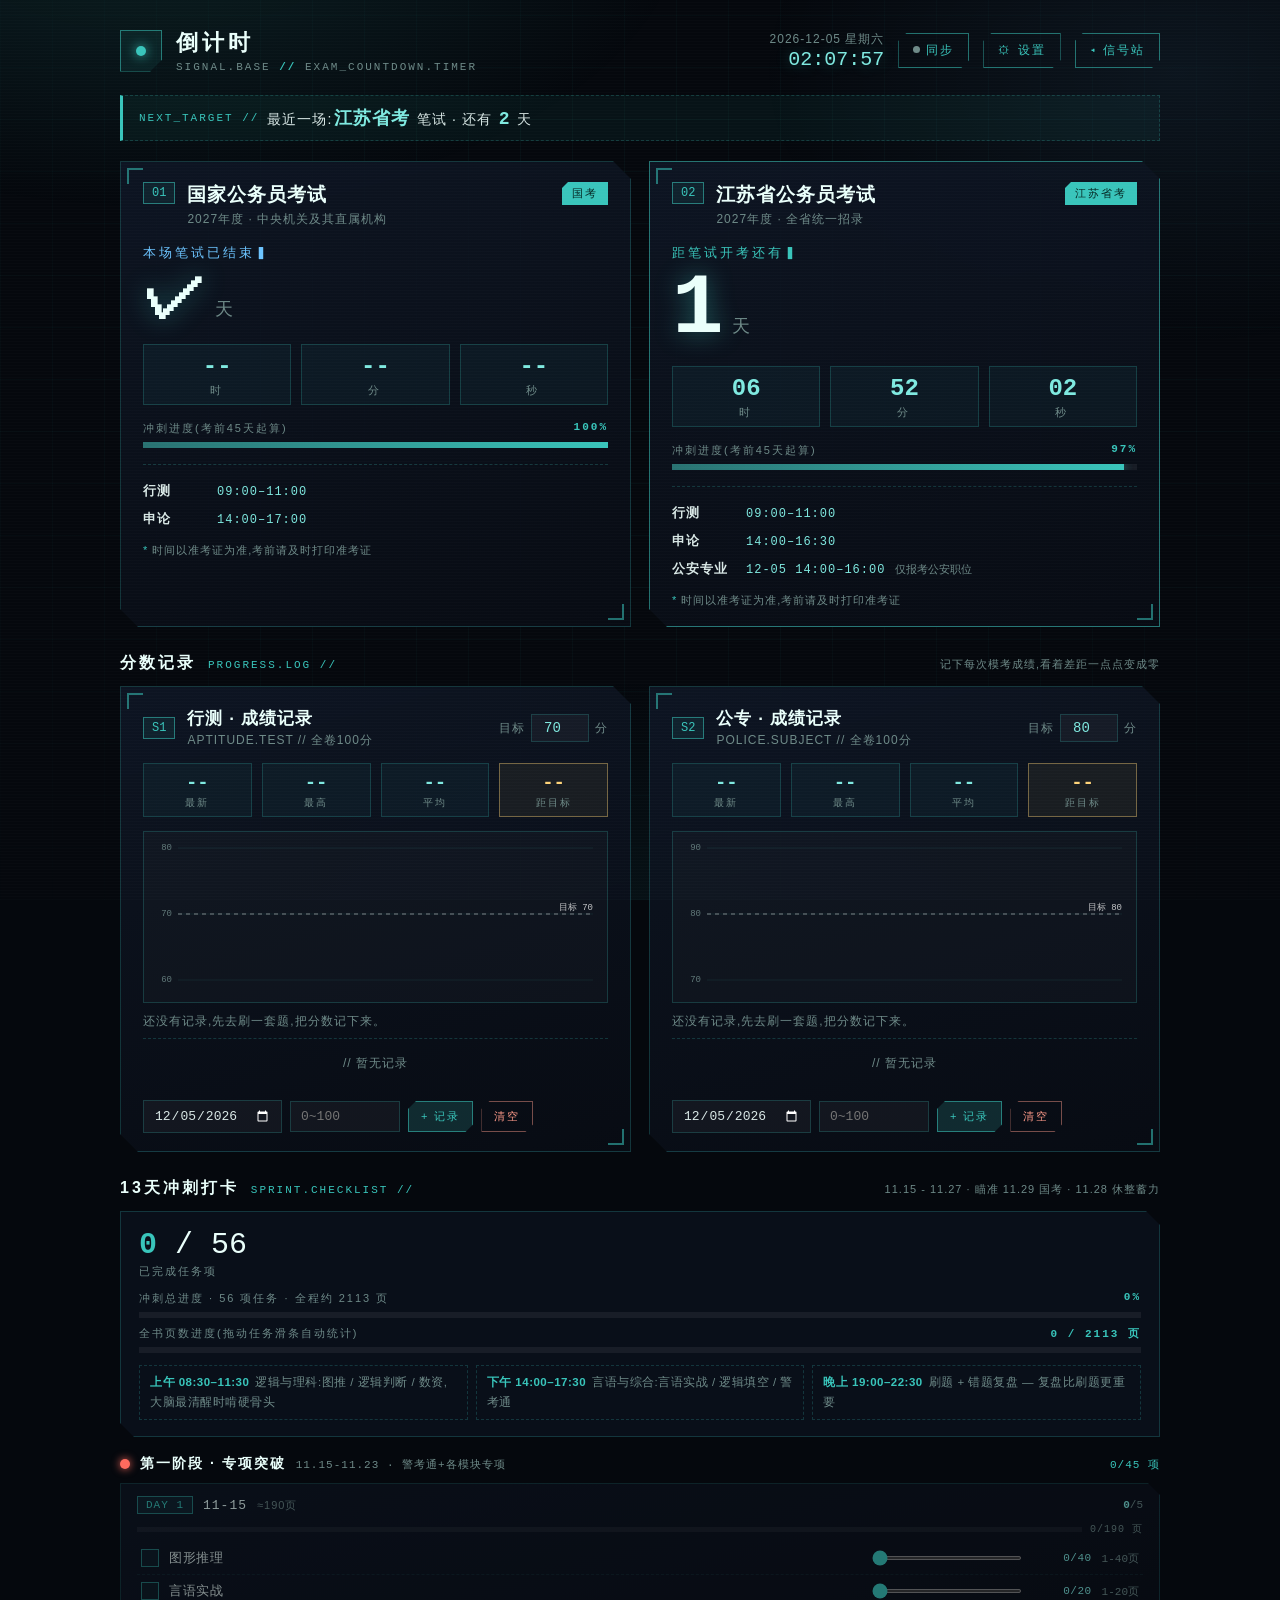
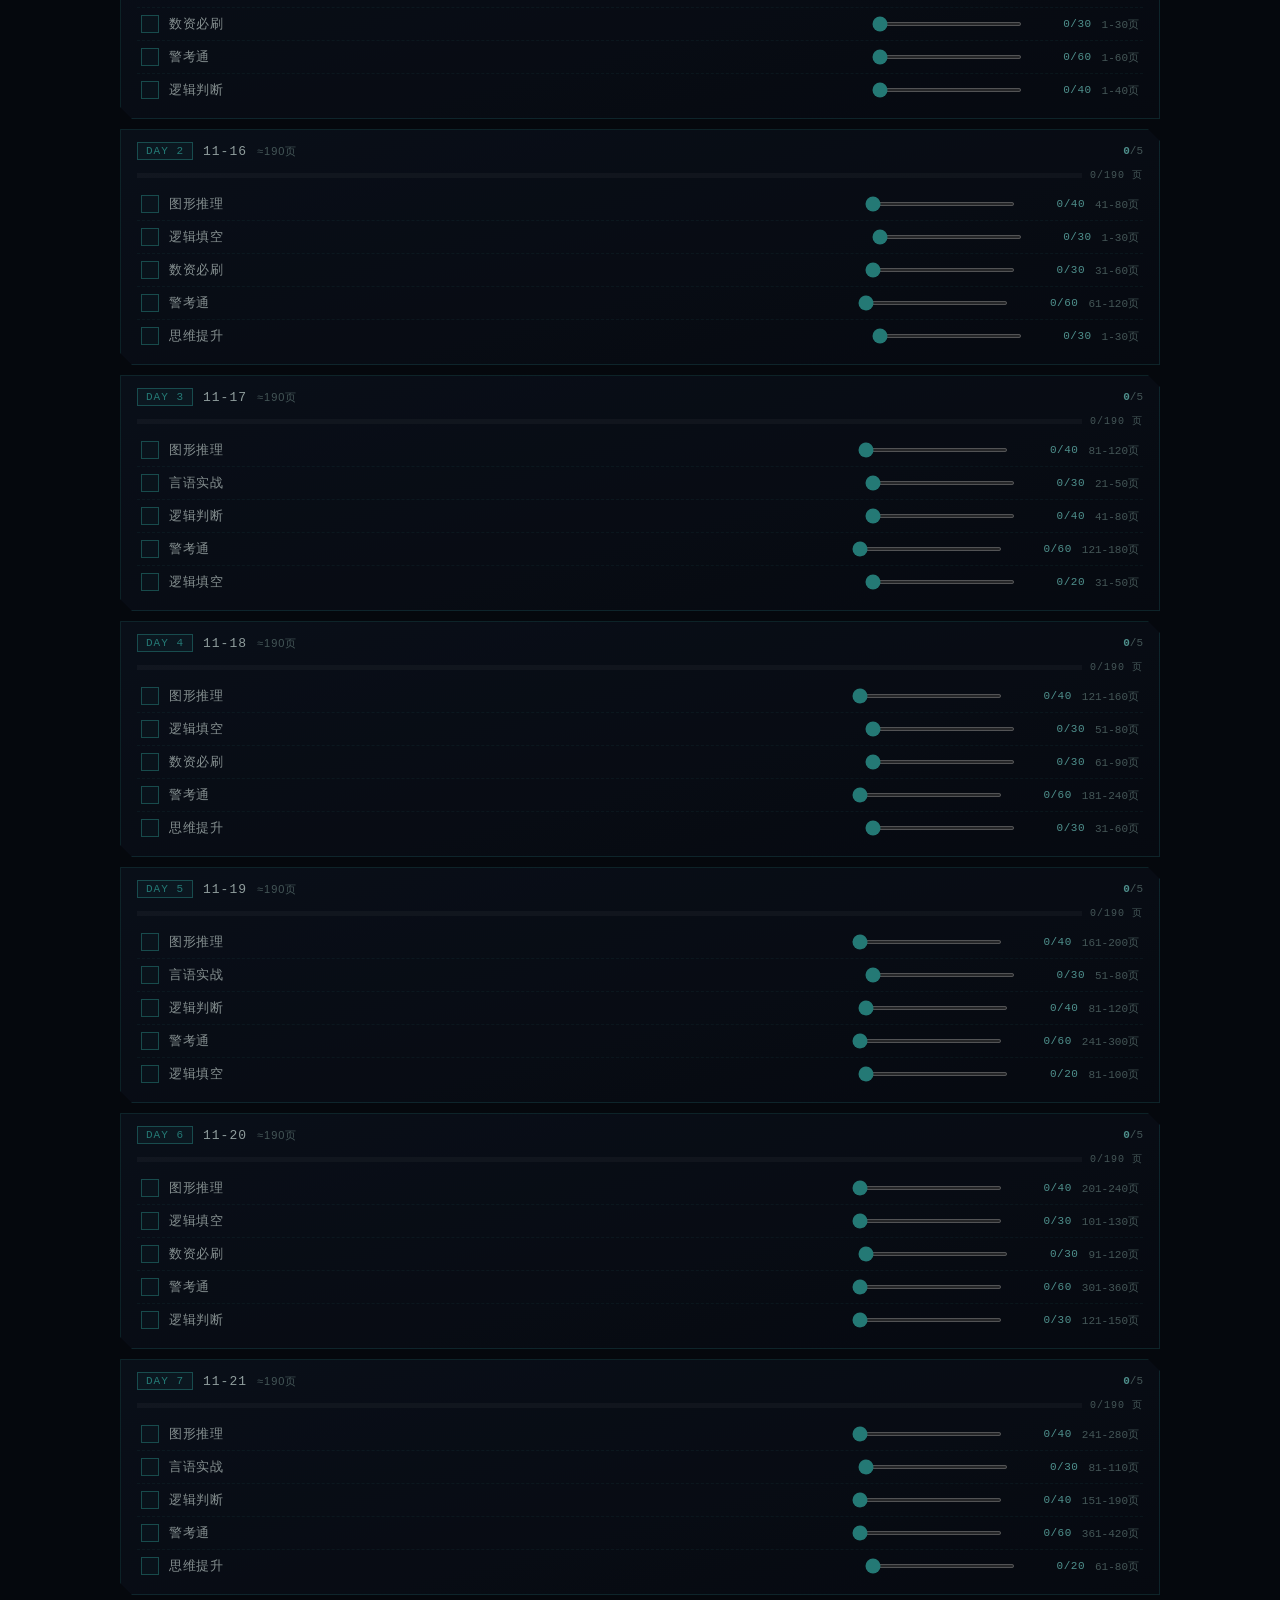
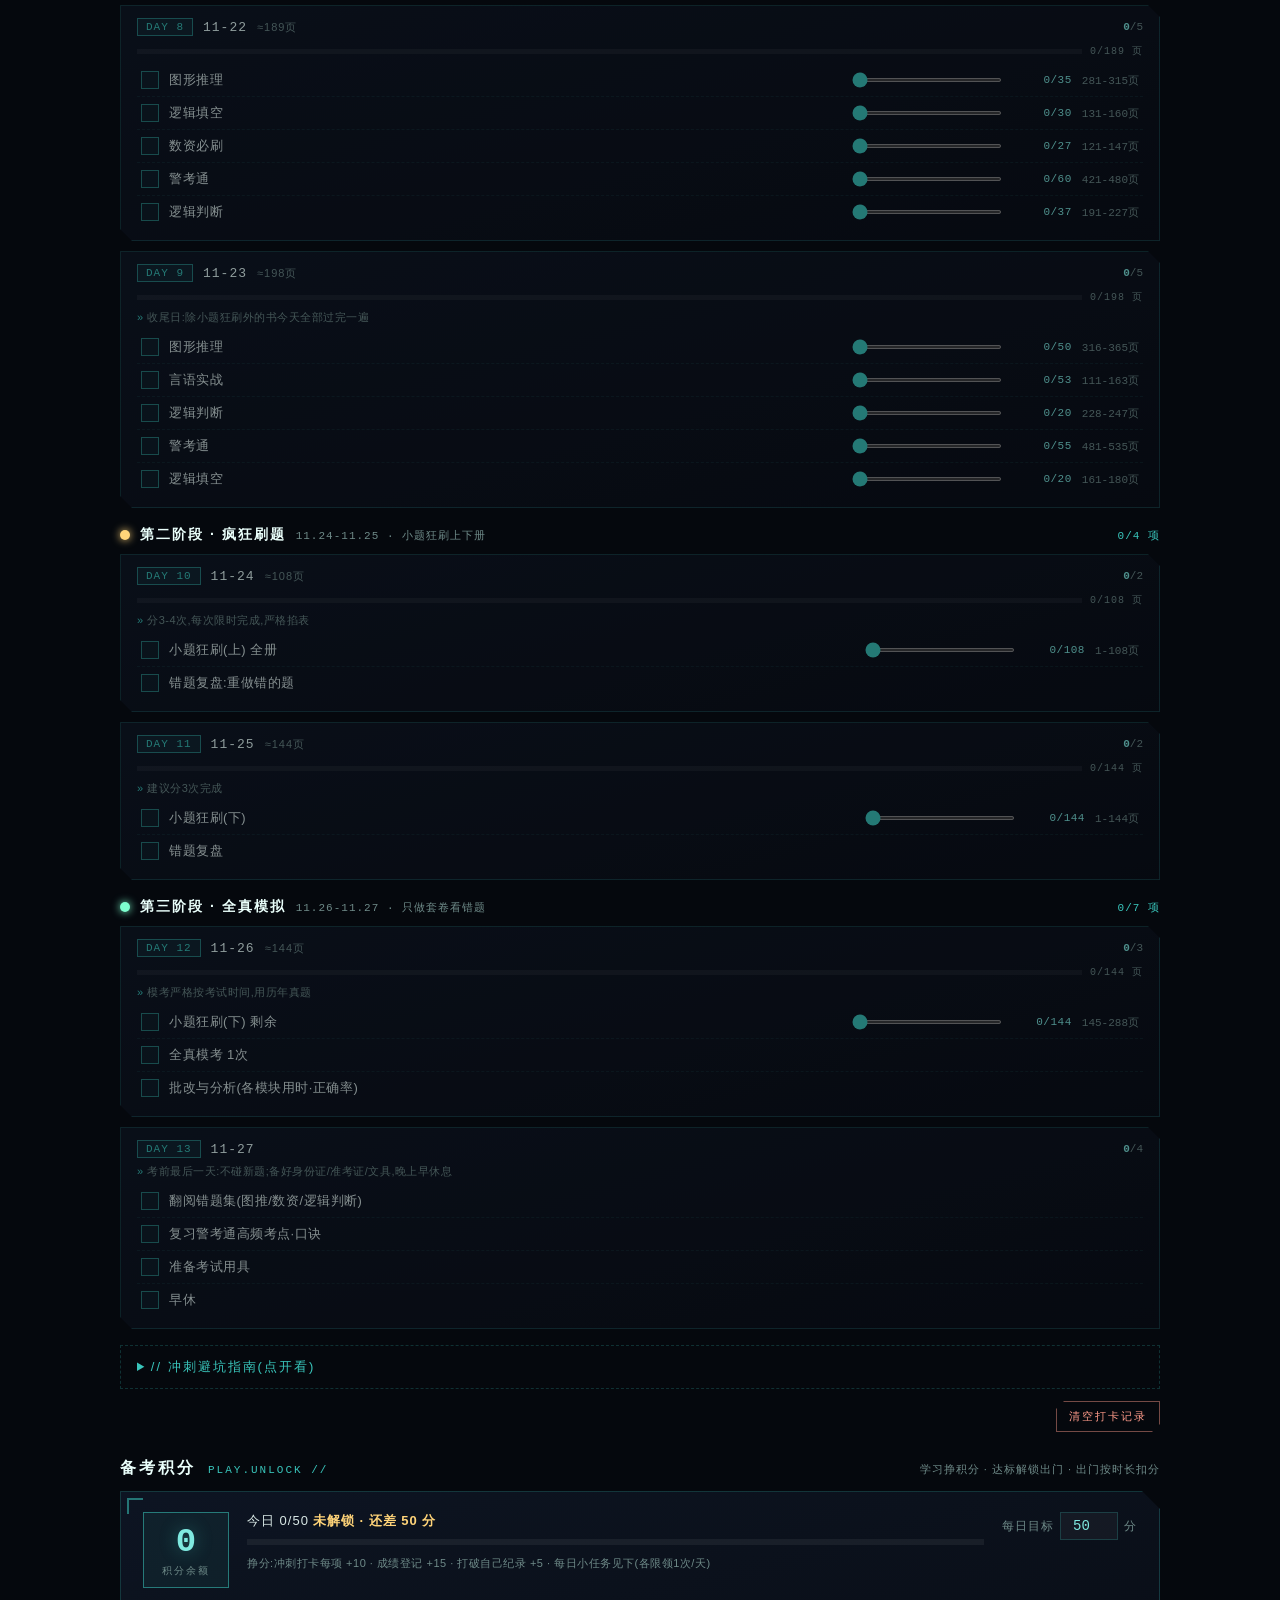
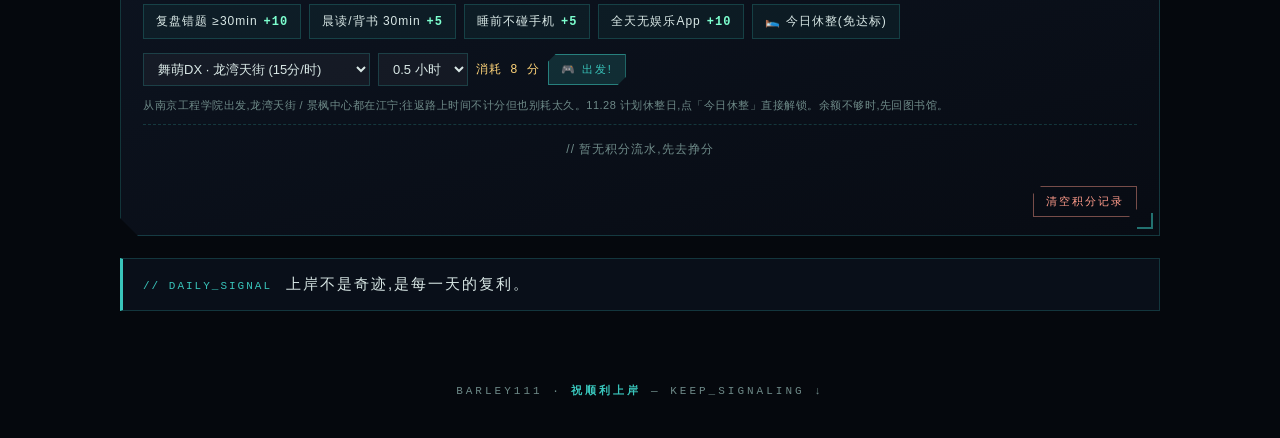
<file: countdown/index.html>
<!DOCTYPE html>
<html lang="zh-CN">
<head>
<meta charset="UTF-8" />
<meta name="viewport" content="width=device-width, initial-scale=1" />
<title>倒计时</title>
<link rel="icon" href="data:image/svg+xml,<svg xmlns='http://www.w3.org/2000/svg' viewBox='0 0 64 64'><rect width='64' height='64' rx='12' fill='%23070b12'/><circle cx='32' cy='34' r='6' fill='%2339c5bb'/><path d='M21 23a15.5 15.5 0 0 1 22 0' stroke='%2339c5bb' stroke-width='4' fill='none' stroke-linecap='round'/><path d='M14 16a25 25 0 0 1 36 0' stroke='%2339c5bb' stroke-width='4' fill='none' stroke-linecap='round' opacity='.45'/></svg>" />
<style>
  :root {
    --bg: #05080d;
    --panel: #0c1320;
    --panel-2: #0a0f19;
    --line: rgba(57, 197, 187, 0.22);
    --line-strong: rgba(57, 197, 187, 0.55);
    --miku: #39c5bb;
    --miku-bright: #7fe9e0;
    --sky: #6cc4ff;
    --text: #d9e8e6;
    --dim: #6e8a88;
    --mono: "Cascadia Mono", Consolas, "JetBrains Mono", "Courier New", monospace;
    --sans: "Microsoft YaHei UI", "Microsoft YaHei", "PingFang SC", sans-serif;
  }
  * { margin: 0; padding: 0; box-sizing: border-box; }
  html, body { height: 100%; }
  body {
    font-family: var(--sans);
    background: var(--bg);
    color: var(--text);
    overflow-x: hidden;
  }

  /* ---------- 背景装饰 ---------- */
  .bg {
    position: fixed; inset: 0; z-index: 0; pointer-events: none;
    background:
      radial-gradient(900px 500px at 12% -10%, rgba(57, 197, 187, 0.13), transparent 60%),
      radial-gradient(700px 460px at 92% 8%, rgba(108, 196, 255, 0.07), transparent 60%),
      radial-gradient(800px 600px at 50% 115%, rgba(57, 197, 187, 0.08), transparent 60%);
  }
  .bg-grid {
    position: fixed; inset: 0; z-index: 0; pointer-events: none;
    background:
      repeating-linear-gradient(0deg, rgba(57,197,187,0.045) 0 1px, transparent 1px 52px),
      repeating-linear-gradient(90deg, rgba(57,197,187,0.045) 0 1px, transparent 1px 52px);
    mask-image: radial-gradient(ellipse 90% 80% at 50% 40%, #000 30%, transparent 100%);
  }
  .scanlines {
    position: fixed; inset: 0; z-index: 5; pointer-events: none;
    background: repeating-linear-gradient(0deg, rgba(255,255,255,0.015) 0 1px, transparent 1px 3px);
  }

  .wrap { position: relative; z-index: 1; max-width: 1080px; margin: 0 auto; padding: 28px 20px 40px; }

  /* ---------- 顶栏 ---------- */
  header { display: flex; align-items: center; gap: 16px; flex-wrap: wrap; }
  .logo { display: flex; align-items: center; gap: 14px; }
  .logo-dot {
    width: 42px; height: 42px; border: 1px solid var(--line-strong);
    display: grid; place-items: center; flex: none;
    clip-path: polygon(0 0, 100% 0, 100% 72%, 72% 100%, 0 100%);
    background: rgba(57, 197, 187, 0.08);
  }
  .logo-dot i {
    width: 10px; height: 10px; background: var(--miku); border-radius: 50%;
    box-shadow: 0 0 12px var(--miku); animation: pulse 2s ease-in-out infinite;
  }
  @keyframes pulse { 0%,100% { opacity: 1; transform: scale(1); } 50% { opacity: .35; transform: scale(.7); } }
  h1 { font-size: 22px; letter-spacing: 4px; color: #eafffb; font-weight: 700; }
  .slogan { font-family: var(--mono); font-size: 11px; letter-spacing: 2px; color: var(--dim); margin-top: 3px; }
  .slogan b { color: var(--miku); font-weight: 600; }
  .head-right { margin-left: auto; display: flex; align-items: center; gap: 14px; flex-wrap: wrap; }
  .clock-box { text-align: right; }
  #now-date { font-size: 12px; color: var(--dim); letter-spacing: 1px; }
  #now-time { font-family: var(--mono); font-size: 20px; color: var(--miku-bright); text-shadow: 0 0 14px rgba(57,197,187,.4); font-variant-numeric: tabular-nums; }
  .btn {
    font-family: var(--sans); font-size: 12px; letter-spacing: 2px;
    color: var(--miku); background: transparent; border: 1px solid var(--line-strong);
    padding: 8px 14px; cursor: pointer;
    clip-path: polygon(8px 0, 100% 0, 100% calc(100% - 8px), calc(100% - 8px) 100%, 0 100%, 0 8px);
    transition: background .2s, color .2s;
  }
  .btn:hover { background: rgba(57, 197, 187, 0.14); color: #eafffb; }
  .btn.solid { background: rgba(57, 197, 187, 0.16); }
  /* [BLOG-EMBED] 挂进博客时加的返回入口样式，移出博客时从 START 到 END 整段删掉即可 */
  a.btn { text-decoration: none; display: inline-flex; align-items: center; white-space: nowrap; }

  /* ---------- 最近一场横幅 ---------- */
  .next-banner {
    margin-top: 22px; padding: 10px 16px;
    border: 1px dashed var(--line);
    border-left: 3px solid var(--miku);
    background: rgba(57, 197, 187, 0.06);
    font-size: 14px; letter-spacing: 1px; color: var(--text);
    display: flex; align-items: center; gap: 8px; flex-wrap: wrap;
  }
  .next-banner .lbl { font-family: var(--mono); font-size: 11px; color: var(--miku); letter-spacing: 2px; }
  .next-banner b { color: var(--miku-bright); font-family: var(--mono); font-size: 18px; margin: 0 2px; }

  /* ---------- 卡片 ---------- */
  .cards { margin-top: 20px; display: grid; grid-template-columns: repeat(auto-fit, minmax(320px, 1fr)); gap: 18px; }
  .card {
    position: relative;
    background: linear-gradient(165deg, rgba(14, 22, 36, 0.92), rgba(8, 12, 20, 0.96));
    border: 1px solid var(--line);
    padding: 20px 22px 18px;
    clip-path: polygon(0 0, calc(100% - 18px) 0, 100% 18px, 100% 100%, 18px 100%, 0 calc(100% - 18px));
    transition: transform .25s, box-shadow .25s;
  }
  .card::before, .card::after {
    content: ""; position: absolute; width: 14px; height: 14px; pointer-events: none;
  }
  .card::before { left: 6px; top: 6px; border-left: 2px solid var(--line-strong); border-top: 2px solid var(--line-strong); }
  .card::after { right: 6px; bottom: 6px; border-right: 2px solid var(--line-strong); border-bottom: 2px solid var(--line-strong); }
  .card:hover { transform: translateY(-3px); box-shadow: 0 14px 40px rgba(57, 197, 187, 0.12); }
  .card.hero { border-color: var(--line-strong); box-shadow: 0 0 0 1px rgba(57,197,187,.12), 0 10px 40px rgba(57,197,187,.08); }

  .card-head { display: flex; align-items: flex-start; gap: 12px; }
  .idx {
    font-family: var(--mono); font-size: 12px; color: var(--miku);
    border: 1px solid var(--line-strong); padding: 3px 8px; flex: none;
    background: rgba(57, 197, 187, 0.08);
  }
  .card-head h2 { font-size: 19px; color: #eafffb; letter-spacing: 1px; }
  .card-sub { font-size: 12px; color: var(--dim); margin-top: 3px; letter-spacing: 1px; }
  .tag {
    margin-left: auto; font-family: var(--mono); font-size: 11px; letter-spacing: 2px;
    color: #052723; background: var(--miku); padding: 4px 10px; flex: none;
    clip-path: polygon(6px 0, 100% 0, 100% 100%, 0 100%, 0 6px);
  }

  .status { margin-top: 16px; font-size: 13px; letter-spacing: 3px; color: var(--miku); }
  .status::after { content: "▍"; animation: pulse 1.2s steps(2) infinite; }
  .status.live { color: #ffd479; }
  .status.done { color: var(--sky); }

  .days-row { display: flex; align-items: baseline; gap: 8px; margin-top: 4px; }
  .days {
    font-family: var(--mono); font-size: 86px; font-weight: 700; line-height: 1;
    color: #eafffb; text-shadow: 0 0 26px rgba(57, 197, 187, 0.45);
    font-variant-numeric: tabular-nums;
  }
  .days-unit { font-size: 18px; color: var(--dim); letter-spacing: 4px; }

  .hms { display: flex; gap: 10px; margin-top: 14px; }
  .unit {
    flex: 1; border: 1px solid var(--line); background: rgba(57, 197, 187, 0.05);
    padding: 8px 0 6px; text-align: center;
  }
  .unit b {
    display: block; font-family: var(--mono); font-size: 24px; color: var(--miku-bright);
    font-variant-numeric: tabular-nums;
  }
  .unit b.tick { animation: tick .3s ease-out; }
  @keyframes tick { 0% { transform: translateY(-5px); opacity: .3; } 100% { transform: none; opacity: 1; } }
  .unit i { display: block; font-style: normal; font-size: 11px; color: var(--dim); letter-spacing: 4px; margin-top: 3px; }

  .progress { margin-top: 16px; }
  .progress-label { display: flex; justify-content: space-between; font-size: 11px; color: var(--dim); letter-spacing: 2px; margin-bottom: 6px; }
  .progress-label b { font-family: var(--mono); color: var(--miku); }
  .progress-track { height: 6px; background: rgba(255,255,255,0.06); overflow: hidden; }
  .progress-fill {
    height: 100%; width: 0;
    background: linear-gradient(90deg, rgba(57,197,187,.5), var(--miku));
    box-shadow: 0 0 10px rgba(57,197,187,.6);
    transition: width 1s ease;
  }

  .subjects { list-style: none; margin-top: 16px; border-top: 1px dashed var(--line); padding-top: 12px; }
  .subjects li { display: flex; align-items: baseline; gap: 10px; padding: 5px 0; font-size: 13px; }
  .subjects li b { color: var(--text); flex: none; min-width: 64px; letter-spacing: 1px; }
  .subjects li span { font-family: var(--mono); color: var(--miku-bright); font-size: 12px; letter-spacing: 1px; }
  .subjects li em { font-style: normal; color: var(--dim); font-size: 11px; }
  .note { margin-top: 10px; font-size: 11px; color: var(--dim); letter-spacing: 1px; }
  .note::before { content: "* "; color: var(--miku); }

  /* ---------- 分数记录 ---------- */
  .score-sec { margin-top: 26px; }
  .sec-title { display: flex; align-items: baseline; gap: 12px; margin-bottom: 12px; flex-wrap: wrap; }
  .sec-title h3 { font-size: 16px; letter-spacing: 3px; color: #eafffb; }
  .sec-title .code { font-family: var(--mono); font-size: 11px; color: var(--miku); letter-spacing: 2px; }
  .sec-title .hint { margin-left: auto; font-size: 11px; color: var(--dim); letter-spacing: 1px; }

  .score-grid { display: grid; grid-template-columns: repeat(auto-fit, minmax(300px, 1fr)); gap: 18px; }

  .score-head { display: flex; align-items: center; gap: 12px; }
  .score-head h4 { font-size: 17px; color: #eafffb; letter-spacing: 1px; }
  .score-head .card-sub { margin-top: 2px; }
  .target-box { margin-left: auto; display: flex; align-items: center; gap: 6px; font-size: 12px; color: var(--dim); flex: none; letter-spacing: 1px; }
  .target-box input { width: 58px; text-align: center; background: rgba(255,255,255,0.04); border: 1px solid var(--line); color: var(--miku-bright); font-family: var(--mono); font-size: 14px; padding: 5px 4px; outline: none; color-scheme: dark; }
  .target-box input:focus { border-color: var(--line-strong); }

  .stat-row { display: flex; gap: 10px; margin-top: 14px; flex-wrap: wrap; }
  .stat { flex: 1; min-width: 64px; border: 1px solid var(--line); background: rgba(57,197,187,0.05); padding: 8px 0 6px; text-align: center; }
  .stat b { display: block; font-family: var(--mono); font-size: 19px; color: var(--miku-bright); font-variant-numeric: tabular-nums; }
  .stat i { display: block; font-style: normal; font-size: 10px; color: var(--dim); letter-spacing: 2px; margin-top: 2px; }
  .stat.gap { border-color: rgba(255, 212, 121, 0.4); background: rgba(255, 212, 121, 0.06); }
  .stat.gap b { color: #ffd479; }
  .stat.gap.ok { border-color: rgba(125, 255, 207, 0.4); background: rgba(125, 255, 207, 0.06); }
  .stat.gap.ok b { color: #7dffcf; }

  .chart-wrap { margin-top: 14px; border: 1px solid var(--line); background: rgba(255,255,255,0.02); }
  .chart-wrap canvas { display: block; width: 100%; height: 170px; }

  .gain-line { margin-top: 10px; font-size: 12px; color: var(--dim); letter-spacing: 1px; }
  .gain-line b { color: #7dffcf; font-family: var(--mono); font-weight: 600; }

  .log-list { margin-top: 8px; max-height: 148px; overflow-y: auto; border-top: 1px dashed var(--line); }
  .log-item { display: flex; align-items: center; gap: 10px; padding: 6px 4px; border-bottom: 1px dashed rgba(57,197,187,0.12); font-size: 12.5px; }
  .log-item .d { font-family: var(--mono); color: var(--dim); }
  .log-item .s { font-family: var(--mono); color: var(--text); margin-left: auto; }
  .log-item .delta { font-family: var(--mono); font-size: 11px; min-width: 44px; }
  .delta.up { color: #7dffcf; }
  .delta.down { color: #ff9b8a; }
  .log-item .tag-latest { font-size: 10px; color: #052723; background: var(--miku); padding: 1px 6px; letter-spacing: 1px; flex: none; }
  .log-del { background: none; border: none; color: var(--dim); cursor: pointer; font-size: 14px; line-height: 1; padding: 2px 4px; flex: none; }
  .log-del:hover { color: #ff9b8a; }
  .log-empty { padding: 16px 0; font-size: 12px; color: var(--dim); text-align: center; letter-spacing: 1px; }

  .score-form { display: flex; gap: 8px; margin-top: 12px; align-items: center; flex-wrap: wrap; }
  .score-form input { background: rgba(255,255,255,0.04); border: 1px solid var(--line); color: var(--text); font-family: var(--mono); font-size: 13px; padding: 7px 10px; outline: none; color-scheme: dark; }
  .score-form input:focus { border-color: var(--line-strong); }
  .score-form input[data-r="score"] { width: 110px; }
  .score-form .err { font-size: 11px; color: #ff9b8a; flex-basis: 100%; display: none; }
  .score-form .err.show { display: block; }
  .btn.small { padding: 7px 12px; font-size: 11px; }

  /* ---------- 云同步 ---------- */
  .sync-dot {
    display: inline-block; width: 7px; height: 7px; border-radius: 50%;
    background: var(--dim); margin-right: 6px; vertical-align: 1px;
  }
  .sync-dot.ok { background: var(--miku); box-shadow: 0 0 7px var(--miku); }
  .sync-dot.busy { background: #ffd479; animation: syncPulse 1.2s infinite; }
  .sync-dot.err { background: #ff6b5e; box-shadow: 0 0 7px #ff6b5e; }
  @keyframes syncPulse { 0%, 100% { opacity: 1; } 50% { opacity: .3; } }
  .sync-state {
    margin-top: 12px; padding: 9px 12px; border: 1px dashed var(--line);
    font-family: var(--mono); font-size: 12px; color: var(--dim); letter-spacing: 1px; line-height: 1.7;
    word-break: break-all;
  }
  .sync-toast {
    position: fixed; left: 50%; bottom: 22px; transform: translateX(-50%);
    z-index: 30; display: none; align-items: center;
    font-family: var(--sans); font-size: 12px; letter-spacing: 1px;
    color: #eafffb; background: rgba(12, 19, 32, 0.96);
    border: 1px solid var(--line-strong); padding: 10px 16px; cursor: pointer;
    clip-path: polygon(8px 0, 100% 0, 100% calc(100% - 8px), calc(100% - 8px) 100%, 0 100%, 0 8px);
    box-shadow: 0 0 22px rgba(57, 197, 187, .22);
  }
  .sync-toast.show { display: inline-flex; }
  .btn.danger { color: #ff9b8a; border-color: rgba(255,155,138,0.45); }
  .btn.danger:hover { background: rgba(255,155,138,0.12); color: #ffc9bd; }

  /* ---------- 冲刺打卡 ---------- */
  .sprint-sec { margin-top: 26px; }
  .sprint-overview {
    border: 1px solid var(--line); background: rgba(12, 19, 32, 0.7);
    padding: 16px 18px; margin-bottom: 14px;
    clip-path: polygon(0 0, calc(100% - 14px) 0, 100% 14px, 100% 100%, 14px 100%, 0 calc(100% - 14px));
  }
  .overview-row { display: flex; align-items: center; gap: 16px; flex-wrap: wrap; }
  .overview-num { font-family: var(--mono); font-size: 30px; color: #eafffb; font-variant-numeric: tabular-nums; }
  .overview-num b { color: var(--miku); font-weight: 700; }
  .overview-label { font-size: 11px; color: var(--dim); letter-spacing: 2px; margin-top: 2px; }
  .today-chip {
    margin-left: auto; cursor: pointer; font-size: 12px; letter-spacing: 2px;
    color: #052723; background: var(--miku); padding: 7px 12px; border: none;
    font-family: var(--sans);
    clip-path: polygon(6px 0, 100% 0, 100% 100%, 0 100%, 0 6px);
  }
  .today-chip:hover { background: var(--miku-bright); }
  .rhythm { display: grid; grid-template-columns: repeat(auto-fit, minmax(240px, 1fr)); gap: 8px; margin-top: 12px; }
  .rhythm div { border: 1px dashed var(--line); padding: 7px 10px; font-size: 11.5px; color: var(--dim); letter-spacing: 0.5px; line-height: 1.7; }
  .rhythm b { color: var(--miku); font-weight: 600; margin-right: 6px; white-space: nowrap; }

  .phase-head { display: flex; align-items: center; gap: 10px; margin: 18px 0 10px; flex-wrap: wrap; }
  .ph-dot { width: 10px; height: 10px; flex: none; border-radius: 50%; }
  .phase-head h4 { font-size: 14px; letter-spacing: 2px; color: #eafffb; }
  .phase-head .ph-range { font-family: var(--mono); font-size: 11px; color: var(--dim); letter-spacing: 1px; }
  .phase-head .ph-done { margin-left: auto; font-family: var(--mono); font-size: 11px; color: var(--miku); letter-spacing: 1px; }

  .day-card {
    background: linear-gradient(165deg, rgba(14, 22, 36, 0.92), rgba(8, 12, 20, 0.96));
    border: 1px solid var(--line); padding: 12px 16px; margin-bottom: 10px;
    clip-path: polygon(0 0, calc(100% - 12px) 0, 100% 12px, 100% 100%, 12px 100%, 0 calc(100% - 12px));
    transition: border-color .3s, box-shadow .3s, opacity .3s;
  }
  .day-card.today { border-color: var(--line-strong); box-shadow: 0 0 20px rgba(57, 197, 187, 0.16); scroll-margin-top: 80px; }
  .day-card.past { opacity: 0.6; }
  .day-card.alldone { border-color: rgba(125, 255, 207, 0.5); }
  .day-head { display: flex; align-items: center; gap: 10px; flex-wrap: wrap; }
  .day-no { font-family: var(--mono); font-size: 11px; color: var(--miku); border: 1px solid var(--line-strong); padding: 2px 8px; background: rgba(57, 197, 187, 0.08); letter-spacing: 1px; }
  .day-date { font-family: var(--mono); font-size: 13px; color: #eafffb; letter-spacing: 1px; }
  .day-pages { font-size: 11px; color: var(--dim); letter-spacing: 1px; }
  .day-badge-today { font-size: 10px; letter-spacing: 2px; color: #052723; background: var(--miku); padding: 2px 8px; }
  .day-badge-done { font-size: 10px; letter-spacing: 2px; color: #052723; background: #7dffcf; padding: 2px 8px; display: none; }
  .day-card.alldone .day-badge-done { display: inline-block; }
  .day-count { margin-left: auto; font-family: var(--mono); font-size: 11px; color: var(--dim); }
  .day-count b { color: var(--miku-bright); }
  .day-note { font-size: 11px; color: var(--dim); letter-spacing: 0.5px; margin-top: 6px; }
  .day-note::before { content: "» "; color: var(--miku); }

  .task-list { list-style: none; margin-top: 6px; }
  .task-row {
    display: flex; align-items: center; gap: 10px; padding: 7px 4px;
    cursor: pointer; border-bottom: 1px dashed rgba(57, 197, 187, 0.1);
    user-select: none; -webkit-user-select: none;
  }
  .task-row:hover { background: rgba(57, 197, 187, 0.05); }
  .task-row:last-child { border-bottom: none; }
  .task-box {
    width: 18px; height: 18px; flex: none; border: 1px solid var(--line-strong);
    display: grid; place-items: center; background: rgba(57, 197, 187, 0.05);
    transition: background .15s, border-color .15s;
  }
  .task-box svg { width: 11px; height: 11px; stroke: #052723; stroke-width: 3.2; fill: none; stroke-linecap: round; stroke-linejoin: round; opacity: 0; }
  .task-row.done .task-box { background: var(--miku); border-color: var(--miku); }
  .task-row.done .task-box svg { opacity: 1; }
  .task-name { font-size: 13px; color: var(--text); letter-spacing: 0.5px; flex: 1; }
  .task-row.done .task-name { color: var(--dim); text-decoration: line-through; }
  .task-pages { font-family: var(--mono); font-size: 11px; color: var(--dim); }

  .tips-box { margin-top: 16px; border: 1px dashed var(--line); padding: 12px 16px; }
  .tips-box summary { cursor: pointer; font-size: 13px; letter-spacing: 2px; color: var(--miku); outline: none; }
  .tips-box summary:hover { color: var(--miku-bright); }
  .tips-box ul { margin: 10px 0 0; padding-left: 0; list-style: none; }
  .tips-box li { font-size: 12px; color: var(--dim); line-height: 1.9; letter-spacing: 0.5px; padding-left: 14px; position: relative; }
  .tips-box li::before { content: "▸"; position: absolute; left: 0; color: var(--miku); }
  .tips-box li b { color: var(--text); font-weight: 600; }
  .sprint-actions { margin-top: 12px; text-align: right; }

  /* ---------- 任务页数滑条 ---------- */
  .task-row { flex-wrap: wrap; }
  .task-row input[type="range"] {
    flex: 1 1 90px; min-width: 70px; max-width: 150px; height: 4px;
    accent-color: var(--miku); cursor: pointer; margin: 0 2px;
  }
  .task-nums {
    font-family: var(--mono); font-size: 11px; color: var(--miku-bright);
    flex: none; min-width: 58px; text-align: right; letter-spacing: 0.5px;
    font-variant-numeric: tabular-nums;
  }
  .day-pages-line { display: flex; align-items: center; gap: 8px; margin-top: 8px; }
  .day-pages-line .dp-track { flex: 1; height: 5px; background: rgba(255,255,255,0.06); overflow: hidden; }
  .day-pages-line .dp-fill {
    height: 100%; width: 0;
    background: linear-gradient(90deg, rgba(57,197,187,0.5), var(--miku));
    box-shadow: 0 0 8px rgba(57,197,187,0.5); transition: width .25s;
  }
  .day-pages-line .dp-num { font-family: var(--mono); font-size: 10px; color: var(--dim); letter-spacing: 1px; flex: none; }

  /* ---------- 备考积分 ---------- */
  .pts-sec { margin-top: 26px; }
  .pts-top { display: flex; align-items: flex-start; gap: 18px; flex-wrap: wrap; }
  .pts-balance { text-align: center; border: 1px solid var(--line-strong); background: rgba(57,197,187,0.07); padding: 12px 18px 9px; flex: none; }
  .pts-balance b { display: block; font-family: var(--mono); font-size: 34px; color: var(--miku-bright); text-shadow: 0 0 18px rgba(57,197,187,0.4); font-variant-numeric: tabular-nums; line-height: 1; }
  .pts-balance b.neg { color: #ff9b8a; text-shadow: none; }
  .pts-balance i { display: block; font-style: normal; font-size: 10px; color: var(--dim); letter-spacing: 2px; margin-top: 5px; }
  .pts-mid { flex: 1; min-width: 220px; }
  .pts-mid .status-line { font-size: 13px; letter-spacing: 1px; margin-bottom: 9px; color: var(--text); }
  .pts-mid .status-line b { font-weight: 700; margin-left: 4px; }
  .pts-mid .status-line b.ok { color: #7dffcf; }
  .pts-mid .status-line b.no { color: #ffd479; }
  .pts-rules { margin-top: 9px; font-size: 11px; color: var(--dim); letter-spacing: 0.5px; line-height: 1.8; }
  .earn-row { display: flex; gap: 8px; margin-top: 16px; flex-wrap: wrap; align-items: center; }
  .earn-btn {
    font-family: var(--sans); font-size: 12px; letter-spacing: 1px; cursor: pointer;
    color: var(--text); background: rgba(57,197,187,0.06); border: 1px solid var(--line);
    padding: 8px 12px;
  }
  .earn-btn b { color: #7dffcf; font-family: var(--mono); margin-left: 6px; font-weight: 600; }
  .earn-btn:hover { border-color: var(--line-strong); }
  .earn-btn.used { opacity: 0.45; cursor: default; }
  .earn-btn.used b { color: var(--dim); }
  .earn-btn.rest-active { background: rgba(125,255,207,0.12); border-color: rgba(125,255,207,0.5); }
  .spend-form { display: flex; gap: 8px; margin-top: 14px; align-items: center; flex-wrap: wrap; }
  .spend-form select {
    background: rgba(255,255,255,0.04); border: 1px solid var(--line); color: var(--text);
    font-family: var(--sans); font-size: 13px; padding: 7px 10px; outline: none; color-scheme: dark;
  }
  .spend-form select:focus { border-color: var(--line-strong); }
  .spend-form .cost { font-family: var(--mono); font-size: 12px; color: #ffd479; letter-spacing: 1px; }
  .spend-form .err { font-size: 11px; color: #ff9b8a; flex-basis: 100%; display: none; }
  .spend-form .err.show { display: block; }
  .pts-note { margin-top: 10px; font-size: 11px; color: var(--dim); letter-spacing: 0.5px; line-height: 1.8; }
  .log-item .led-label { flex: 1; font-size: 12.5px; color: var(--text); letter-spacing: 0.5px; }

  /* ---------- 每日一句话 ---------- */
  .quote-box {
    margin-top: 22px; padding: 16px 20px;
    background: rgba(12, 19, 32, 0.7);
    border: 1px solid var(--line);
    border-left: 3px solid var(--miku);
    display: flex; align-items: baseline; gap: 14px;
  }
  .quote-label { font-family: var(--mono); font-size: 11px; color: var(--miku); letter-spacing: 2px; flex: none; }
  #quote { font-size: 15px; letter-spacing: 2px; color: var(--text); transition: opacity .4s, transform .4s; }
  #quote.out { opacity: 0; transform: translateY(6px); }

  /* ---------- 底部 ---------- */
  footer { margin-top: 26px; text-align: center; }
  .eq { display: flex; align-items: flex-end; justify-content: center; gap: 4px; height: 34px; }
  .eq i {
    width: 4px; background: linear-gradient(180deg, var(--miku), rgba(57,197,187,0.15));
    transform-origin: bottom; animation: eq 1s ease-in-out infinite alternate;
  }
  @keyframes eq { from { transform: scaleY(0.12); } to { transform: scaleY(1); } }
  .foot-text { margin-top: 12px; font-family: var(--mono); font-size: 11px; letter-spacing: 3px; color: var(--dim); }
  .foot-text b { color: var(--miku); font-weight: 600; }

  /* ---------- 设置面板 ---------- */
  .mask {
    position: fixed; inset: 0; z-index: 20; background: rgba(3, 6, 10, 0.72);
    backdrop-filter: blur(4px); display: none; align-items: center; justify-content: center; padding: 20px;
  }
  .mask.open { display: flex; }
  .panel {
    width: 520px; max-width: 100%; max-height: 90vh; overflow: auto;
    background: linear-gradient(165deg, #0e1626, #090e18);
    border: 1px solid var(--line-strong); padding: 22px;
    clip-path: polygon(0 0, calc(100% - 16px) 0, 100% 16px, 100% 100%, 16px 100%, 0 calc(100% - 16px));
  }
  .panel h3 { font-size: 16px; letter-spacing: 3px; color: #eafffb; }
  .panel .panel-sub { font-family: var(--mono); font-size: 11px; color: var(--dim); letter-spacing: 2px; margin-top: 4px; }
  .exam-form { margin-top: 16px; border: 1px dashed var(--line); padding: 14px; }
  .exam-form h4 { font-size: 13px; color: var(--miku); letter-spacing: 2px; margin-bottom: 10px; }
  .field { display: flex; align-items: center; gap: 10px; margin-top: 8px; }
  .field label { width: 72px; flex: none; font-size: 12px; color: var(--dim); letter-spacing: 1px; }
  .field input {
    flex: 1; min-width: 0; background: rgba(255,255,255,0.04); border: 1px solid var(--line);
    color: var(--text); padding: 7px 10px; font-family: var(--sans); font-size: 13px; outline: none;
    color-scheme: dark;
  }
  .field input:focus { border-color: var(--line-strong); }
  .panel-actions { display: flex; gap: 10px; margin-top: 18px; justify-content: flex-end; flex-wrap: wrap; }
  .form-msg { margin-top: 10px; font-size: 12px; color: #ff9b8a; display: none; }
  .form-msg.show { display: block; }
  .tip { margin-top: 14px; font-size: 11px; color: var(--dim); letter-spacing: 1px; line-height: 1.8; }

  @media (max-width: 560px) {
    .days { font-size: 64px; }
    h1 { font-size: 18px; letter-spacing: 2px; }
    .head-right { margin-left: 0; width: 100%; justify-content: space-between; }
  }
  @media (prefers-reduced-motion: reduce) {
    *, *::before, *::after { animation: none !important; transition: none !important; }
  }
</style>
</head>
<body>
<div class="bg"></div>
<div class="bg-grid"></div>

<div class="wrap">
  <header>
    <div class="logo">
      <div class="logo-dot"><i></i></div>
      <div>
        <h1>倒计时</h1>
        <p class="slogan">SIGNAL.BASE <b>//</b> EXAM_COUNTDOWN.TIMER</p>
      </div>
    </div>
    <div class="head-right">
      <div class="clock-box">
        <div id="now-date">--</div>
        <div id="now-time">--:--:--</div>
      </div>
      <button class="btn" id="btn-sync"><span class="sync-dot" id="sync-dot"></span>同步</button>
      <button class="btn" id="btn-settings">⚙ 设置</button>
      <!-- [BLOG-EMBED START] 挂进博客时的返回入口，移出博客时从 START 到 END 整段删除即可 -->
      <a class="btn" href="../index.html">◂ 信号站</a>
      <!-- [BLOG-EMBED END] -->
    </div>
  </header>

  <div class="next-banner"><span class="lbl">NEXT_TARGET //</span><span id="next-text">--</span></div>

  <main class="cards" id="cards"></main>

  <section class="score-sec">
    <div class="sec-title">
      <h3>分数记录</h3>
      <span class="code">PROGRESS.LOG //</span>
      <span class="hint">记下每次模考成绩,看着差距一点点变成零</span>
    </div>
    <div class="score-grid" id="score-grid"></div>
  </section>

  <section class="sprint-sec" id="sprint-sec">
    <div class="sec-title">
      <h3>13天冲刺打卡</h3>
      <span class="code">SPRINT.CHECKLIST //</span>
      <span class="hint">11.15 - 11.27 · 瞄准 11.29 国考 · 11.28 休整蓄力</span>
    </div>

    <div class="sprint-overview">
      <div class="overview-row">
        <div>
          <div class="overview-num"><b data-r="sp-done">0</b> / <span data-r="sp-total">0</span></div>
          <div class="overview-label">已完成任务项</div>
        </div>
        <button class="today-chip" id="btn-today">定位今日 ↓</button>
      </div>
      <div class="progress" style="margin-top:12px">
        <div class="progress-label"><span data-r="sp-label">冲刺总进度</span><b data-r="sp-pct">0%</b></div>
        <div class="progress-track"><div class="progress-fill" data-r="sp-fill"></div></div>
      </div>
      <div class="progress" style="margin-top:8px">
        <div class="progress-label"><span>全书页数进度(拖动任务滑条自动统计)</span><b data-r="sp-pages">0 / 0 页</b></div>
        <div class="progress-track"><div class="progress-fill" data-r="sp-pages-fill"></div></div>
      </div>
      <div class="rhythm">
        <div><b>上午 08:30–11:30</b>逻辑与理科:图推 / 逻辑判断 / 数资,大脑最清醒时啃硬骨头</div>
        <div><b>下午 14:00–17:30</b>言语与综合:言语实战 / 逻辑填空 / 警考通</div>
        <div><b>晚上 19:00–22:30</b>刷题 + 错题复盘 — 复盘比刷题更重要</div>
      </div>
    </div>

    <div id="sprint-days"></div>

    <details class="tips-box">
      <summary>// 冲刺避坑指南(点开看)</summary>
      <ul>
        <li><b>警惕假努力:</b>刷题:复盘 = 1:1。正确率上不去,刷再多也白搭;宁可少刷50页,也要把错题弄懂。</li>
        <li><b>警考通不是小说:</b>535页别逐字读,挑重点、挑不熟的看,配合章节题巩固。</li>
        <li><b>抓大放小:</b>数资和逻辑判断提分最快、性价比最高;时间不够先保这两块。</li>
        <li><b>卡壳就跳:</b>单题不超2分钟,看解析、记知识点、继续走。</li>
        <li><b>计划没完成不焦虑:</b>平摊到后面几天,或直接划掉非核心任务,不熬夜硬补。</li>
        <li><b>心态第一:</b>学崩溃了就歇半小时再战,拼的是心态和执行力。</li>
      </ul>
    </details>

    <div class="sprint-actions">
      <button class="btn small danger" id="btn-sprint-reset">清空打卡记录</button>
    </div>
  </section>

  <section class="pts-sec">
    <div class="sec-title">
      <h3>备考积分</h3>
      <span class="code">PLAY.UNLOCK //</span>
      <span class="hint">学习挣积分 · 达标解锁出门 · 出门按时长扣分</span>
    </div>
    <article class="card" id="pts-card"></article>
  </section>

  <section class="quote-box">
    <span class="quote-label">// DAILY_SIGNAL</span>
    <p id="quote"></p>
  </section>

  <footer>
    <div class="eq" id="eq"></div>
    <p class="foot-text">BARLEY111 · <b>祝顺利上岸</b> — KEEP_SIGNALING ↓</p>
  </footer>
</div>

<!-- 设置面板 -->
<div class="mask" id="mask">
  <div class="panel">
    <h3>修改考试信息</h3>
    <p class="panel-sub">// EDIT_TARGETS — 保存在本机浏览器</p>
    <div class="exam-form" id="form-0"></div>
    <div class="exam-form" id="form-1"></div>
    <p class="form-msg" id="form-msg">请填写完整的日期和时间</p>
    <p class="tip">提示:日期和时间改动后立即生效,仅保存在这台电脑的浏览器里;点「恢复默认」可回到官方公布的时间。</p>
    <div class="panel-actions">
      <button class="btn" id="btn-reset">恢复默认</button>
      <button class="btn solid" id="btn-save">保存</button>
      <button class="btn" id="btn-close">关闭</button>
    </div>
  </div>
</div>

<!-- 云同步面板 -->
<div class="mask" id="sync-mask">
  <div class="panel">
    <h3>云同步 · 手机电脑互通</h3>
    <p class="panel-sub">// CLOUD.SYNC — 两端填同一串同步码</p>
    <div class="field">
      <label>同步码</label>
      <input id="sync-code-input" type="text" maxlength="24" placeholder="如 SIG-8F3K-2QDP" autocomplete="off" spellcheck="false">
    </div>
    <p class="sync-state" id="sync-state">未设置</p>
    <div class="panel-actions">
      <button class="btn" id="btn-sync-gen">生成新码</button>
      <button class="btn" id="btn-sync-now">立即双向同步</button>
      <button class="btn solid" id="btn-sync-save">保存并同步</button>
      <button class="btn" id="btn-sync-close">关闭</button>
    </div>
    <p class="tip">用法:电脑上点「生成新码 → 保存并同步」,手机上打开本页点「同步」填同一串码,之后两边的打卡、分数、积分就共用同一份云端数据。</p>
    <p class="tip">规则:谁最后改就以谁为准(整份快照覆盖)。所以尽量别在两台设备上同时改;另一台设备打开或切回前台时会自动拉取最新。</p>
    <p class="tip">同步码相当于钥匙,知道它的人就能读到这份数据,别外传。</p>
  </div>
</div>

<button class="sync-toast" id="sync-toast">☁ 云端有新数据 · 点此同步</button>

<div class="scanlines"></div>

<script>
(function () {
  "use strict";
  var DAY = 86400000;
  var SPRINT_WINDOW = 45 * DAY;        // 冲刺进度条按考前45天起算
  var LS_KEY = "signal-countdown-exams-v1";

  var DEFAULT_EXAMS = [
    {
      tag: "国考", name: "国家公务员考试", sub: "2027年度 · 中央机关及其直属机构",
      date: "2026-11-29", time: "09:00", end: "17:00",
      subjects: [
        { n: "行测", t: "09:00–11:00" },
        { n: "申论", t: "14:00–17:00" }
      ]
    },
    {
      tag: "江苏省考", name: "江苏省公务员考试", sub: "2027年度 · 全省统一招录",
      date: "2026-12-06", time: "09:00", end: "16:30",
      subjects: [
        { n: "行测", t: "09:00–11:00" },
        { n: "申论", t: "14:00–16:30" },
        { n: "公安专业", t: "12-05 14:00–16:00", note: "仅报考公安职位" }
      ]
    }
  ];

  var QUOTES = [
    "现在刷的每一道题,都是考场上的底气。",
    "不必追着时间跑,今天比昨天多学一点就够了。",
    "紧张是正常的,说明你在乎。把在乎变成正确率。",
    "稳住节奏,按部就班,就是最快的路。",
    "上岸不是奇迹,是每一天的复利。",
    "行测拼速度,申论拼深度,你都练得到。",
    "SIGNAL RECEIVED:离目标又近了一秒。",
    "把手机放远一点,把梦想放近一点。"
  ];

  function pad2(n) { return (n < 10 ? "0" : "") + n; }

  function getExams() {
    try {
      var raw = localStorage.getItem(LS_KEY);
      if (raw) {
        var arr = JSON.parse(raw);
        if (Array.isArray(arr) && arr.length === 2 && arr[0] && arr[1]) return arr;
      }
    } catch (e) {}
    return JSON.parse(JSON.stringify(DEFAULT_EXAMS));
  }

  function saveExams(arr) {
    try { localStorage.setItem(LS_KEY, JSON.stringify(arr)); } catch (e) {}
    cloudTouch();
  }

  var exams = getExams();

  // ---------- 渲染卡片骨架 ----------
  var cardsEl = document.getElementById("cards");
  function renderSkeleton() {
    var html = "";
    for (var i = 0; i < exams.length; i++) {
      var e = exams[i];
      var subj = "";
      for (var j = 0; j < e.subjects.length; j++) {
        var s = e.subjects[j];
        subj += "<li><b>" + esc(s.n) + "</b><span>" + esc(s.t) + "</span>" +
                (s.note ? "<em>" + esc(s.note) + "</em>" : "") + "</li>";
      }
      html +=
        '<article class="card" data-i="' + i + '">' +
          '<div class="card-head">' +
            '<span class="idx">0' + (i + 1) + '</span>' +
            '<div><h2>' + esc(e.name) + '</h2><p class="card-sub">' + esc(e.sub) + '</p></div>' +
            '<span class="tag">' + esc(e.tag) + '</span>' +
          '</div>' +
          '<div class="status" data-r="status">距笔试开考还有</div>' +
          '<div class="days-row"><span class="days" data-r="days">--</span><span class="days-unit">天</span></div>' +
          '<div class="hms">' +
            '<div class="unit"><b data-r="hh">--</b><i>时</i></div>' +
            '<div class="unit"><b data-r="mm">--</b><i>分</i></div>' +
            '<div class="unit"><b data-r="ss">--</b><i>秒</i></div>' +
          '</div>' +
          '<div class="progress">' +
            '<div class="progress-label"><span>冲刺进度(考前45天起算)</span><b data-r="pct">--%</b></div>' +
            '<div class="progress-track"><div class="progress-fill" data-r="fill"></div></div>' +
          '</div>' +
          '<ul class="subjects">' + subj + '</ul>' +
          '<p class="note">时间以准考证为准,考前请及时打印准考证</p>' +
        '</article>';
    }
    cardsEl.innerHTML = html;
  }

  function esc(s) {
    return String(s).replace(/[&<>"']/g, function (c) {
      return { "&": "&amp;", "<": "&lt;", ">": "&gt;", '"': "&quot;", "'": "&#39;" }[c];
    });
  }

  function refs(card) {
    var q = function (k) { return card.querySelector('[data-r="' + k + '"]'); };
    return {
      status: q("status"), days: q("days"), hh: q("hh"), mm: q("mm"), ss: q("ss"),
      pct: q("pct"), fill: q("fill")
    };
  }

  var cardNodes = [];
  function collectCards() {
    cardNodes = [];
    var list = cardsEl.querySelectorAll(".card");
    for (var i = 0; i < list.length; i++) cardNodes.push({ el: list[i], r: refs(list[i]) });
  }

  function startOf(e) { return new Date(e.date + "T" + (e.time || "09:00") + ":00"); }
  function endOf(e) { return new Date(e.date + "T" + (e.end || "17:00") + ":00"); }

  var nextTextEl = document.getElementById("next-text");
  var nowDateEl = document.getElementById("now-date");
  var nowTimeEl = document.getElementById("now-time");
  var weekCN = ["日", "一", "二", "三", "四", "五", "六"];
  var lastSS = ["", ""];

  function update() {
    var now = new Date();

    // 顶部时钟
    nowDateEl.textContent = now.getFullYear() + "-" + pad2(now.getMonth() + 1) + "-" + pad2(now.getDate()) +
      " 星期" + weekCN[now.getDay()];
    nowTimeEl.textContent = pad2(now.getHours()) + ":" + pad2(now.getMinutes()) + ":" + pad2(now.getSeconds());

    var banner = "两场笔试均已结束 — 静候佳音,祝上岸!";
    var nearest = null;

    for (var i = 0; i < exams.length; i++) {
      var e = exams[i];
      var r = cardNodes[i].r;
      var start = startOf(e), end = endOf(e);
      var diff = start - now;
      var phase = diff > 0 ? "before" : (now < end ? "live" : "done");

      var card = cardNodes[i].el;
      card.classList.toggle("hero", phase === "before" && (!nearest || start < nearest));

      if (phase === "before") {
        if (!nearest || start < nearest) nearest = start;
        r.status.textContent = "距笔试开考还有";
        r.status.className = "status";
        var d = Math.floor(diff / DAY);
        var h = Math.floor(diff % DAY / 3600000);
        var m = Math.floor(diff % 3600000 / 60000);
        var s = Math.floor(diff % 60000 / 1000);
        r.days.textContent = d;
        setUnit(r.hh, pad2(h), i); setUnit(r.mm, pad2(m), i); setUnit(r.ss, pad2(s), i);
      } else if (phase === "live") {
        r.status.textContent = "今日开考 · 全力以赴!";
        r.status.className = "status live";
        r.days.textContent = "0";
        setUnit(r.hh, "00", i); setUnit(r.mm, "00", i); setUnit(r.ss, "00", i);
        if (now < end && (!nearest || start < nearest)) nearest = start;
        banner = "今天开考:" + e.tag + " — 沉着应答,你准备好了!";
      } else {
        r.status.textContent = "本场笔试已结束";
        r.status.className = "status done";
        r.days.textContent = "✓";
        r.days.style.fontSize = "64px";
        setUnit(r.hh, "--", i); setUnit(r.mm, "--", i); setUnit(r.ss, "--", i);
      }

      // 冲刺进度
      var total = SPRINT_WINDOW;
      var passed = SPRINT_WINDOW - Math.max(diff, 0);
      var p = Math.max(0, Math.min(1, passed / total));
      if (phase === "done") p = 1;
      r.fill.style.width = (p * 100).toFixed(1) + "%";
      r.pct.textContent = Math.round(p * 100) + "%";
    }

    // 顶部横幅 + 标签页标题
    if (nearest !== null && nearest > Date.now()) {
      var days = Math.max(1, Math.ceil((nearest - now) / DAY));
      var target = null;
      for (var k = 0; k < exams.length; k++) {
        if (startOf(exams[k]).getTime() === nearest.getTime()) { target = exams[k]; break; }
      }
      if (target) {
        banner = "最近一场:<b>" + esc(target.tag) + "</b> 笔试 · 还有 <b>" + days + "</b> 天";
        document.title = "倒计时";
      }
    } else {
      document.title = "倒计时";
    }
    nextTextEl.innerHTML = banner;
  }

  function setUnit(el, val, i) {
    if (el.textContent === val) return;
    el.textContent = val;
    if (val !== "--") {
      el.classList.remove("tick");
      void el.offsetWidth;
      el.classList.add("tick");
    }
  }

  // ---------- 每日一句话轮换 ----------
  var quoteEl = document.getElementById("quote");
  var qi = Math.floor(Math.random() * QUOTES.length);
  quoteEl.textContent = QUOTES[qi];
  setInterval(function () {
    quoteEl.classList.add("out");
    setTimeout(function () {
      qi = (qi + 1) % QUOTES.length;
      quoteEl.textContent = QUOTES[qi];
      quoteEl.classList.remove("out");
    }, 420);
  }, 10000);

  // ---------- 底部均衡器 ----------
  var eqEl = document.getElementById("eq");
  for (var b = 0; b < 28; b++) {
    var bar = document.createElement("i");
    bar.style.animationDuration = (0.6 + Math.random() * 0.9).toFixed(2) + "s";
    bar.style.animationDelay = (-Math.random() * 1.5).toFixed(2) + "s";
    bar.style.opacity = 0.35 + Math.random() * 0.65;
    eqEl.appendChild(bar);
  }

  // ---------- 分数记录 ----------
  var LS_SCORES = "signal-countdown-scores-v1";
  var SUBJECTS = [
    { id: "xc", name: "行测", code: "APTITUDE.TEST // 全卷100分", color: "#39c5bb", defTarget: 70 },
    { id: "gz", name: "公专", code: "POLICE.SUBJECT // 全卷100分", color: "#6cc4ff", defTarget: 80 }
  ];

  function todayStr() {
    var n = new Date();
    return n.getFullYear() + "-" + pad2(n.getMonth() + 1) + "-" + pad2(n.getDate());
  }

  function loadScoreData() {
    var base = {};
    for (var i = 0; i < SUBJECTS.length; i++) {
      base[SUBJECTS[i].id] = { target: SUBJECTS[i].defTarget, records: [] };
    }
    try {
      var raw = localStorage.getItem(LS_SCORES);
      if (raw) {
        var saved = JSON.parse(raw);
        for (var j = 0; j < SUBJECTS.length; j++) {
          var id = SUBJECTS[j].id, s = saved[id];
          if (!s) continue;
          if (typeof s.target === "number" && s.target >= 0 && s.target <= 100) base[id].target = s.target;
          if (Array.isArray(s.records)) {
            base[id].records = [];
            for (var k = 0; k < s.records.length; k++) {
              var r = s.records[k];
              if (r && typeof r.s === "number" && r.s >= 0 && r.s <= 100 &&
                  typeof r.d === "string" && !isNaN(new Date(r.d + "T00:00:00").getTime())) {
                base[id].records.push({ id: String(r.id || (Date.now() + "-" + k + "-" + Math.random())), d: r.d, s: r.s });
              }
            }
          }
        }
      }
    } catch (e) {}
    return base;
  }

  var scoreData = loadScoreData();
  function saveScoreData() {
    try { localStorage.setItem(LS_SCORES, JSON.stringify(scoreData)); } catch (e) {}
    cloudTouch();
  }

  function sortAsc(recs) {
    return recs.slice().sort(function (a, b) {
      return a.d < b.d ? -1 : (a.d > b.d ? 1 : 0);
    });
  }

  function subjectName(id) {
    for (var i = 0; i < SUBJECTS.length; i++) if (SUBJECTS[i].id === id) return SUBJECTS[i].name;
    return id;
  }

  function subjectColor(id) {
    for (var i = 0; i < SUBJECTS.length; i++) if (SUBJECTS[i].id === id) return SUBJECTS[i].color;
    return "#39c5bb";
  }

  function fmt1(x) {
    var v = Math.round(x * 10) / 10;
    return (v % 1 === 0) ? String(v) : v.toFixed(1);
  }

  var scoreNodes = {};

  function renderScoreCards() {
    var host = document.getElementById("score-grid");
    var html = "";
    for (var i = 0; i < SUBJECTS.length; i++) {
      var s = SUBJECTS[i];
      html +=
        '<article class="card score-card" data-subject="' + s.id + '">' +
          '<div class="score-head">' +
            '<span class="idx">S' + (i + 1) + '</span>' +
            '<div><h4>' + s.name + ' · 成绩记录</h4><p class="card-sub">' + esc(s.code) + '</p></div>' +
            '<div class="target-box">目标 <input type="number" data-r="target" min="0" max="100" step="0.1" value="' + scoreData[s.id].target + '"> 分</div>' +
          '</div>' +
          '<div class="stat-row">' +
            '<div class="stat"><b data-r="latest">--</b><i>最新</i></div>' +
            '<div class="stat"><b data-r="best">--</b><i>最高</i></div>' +
            '<div class="stat"><b data-r="avg">--</b><i>平均</i></div>' +
            '<div class="stat gap"><b data-r="gap">--</b><i>距目标</i></div>' +
          '</div>' +
          '<div class="chart-wrap"><canvas data-r="chart"></canvas></div>' +
          '<p class="gain-line" data-r="gain"></p>' +
          '<div class="log-list" data-r="log"></div>' +
          '<form class="score-form" data-r="form">' +
            '<input type="date" data-r="date" value="' + todayStr() + '">' +
            '<input type="number" data-r="score" placeholder="0~100" min="0" max="100" step="0.1">' +
            '<button type="submit" class="btn solid small">+ 记录</button>' +
            '<button type="button" class="btn small danger" data-r="clear">清空</button>' +
            '<span class="err" data-r="err"></span>' +
          '</form>' +
        '</article>';
    }
    host.innerHTML = html;
    scoreNodes = {};
    for (var j = 0; j < SUBJECTS.length; j++) attachScoreCard(SUBJECTS[j].id);
  }

  function attachScoreCard(id) {
    var root = document.querySelector('.score-card[data-subject="' + id + '"]');
    var r = {};
    var els = root.querySelectorAll("[data-r]");
    for (var i = 0; i < els.length; i++) r[els[i].getAttribute("data-r")] = els[i];
    scoreNodes[id] = { root: root, r: r, errTimer: null };

    r.target.addEventListener("change", function () {
      var v = parseFloat(r.target.value);
      if (isNaN(v) || v < 0 || v > 100) {
        r.target.value = scoreData[id].target;
        showErr(id, "目标分需在 0~100 之间");
        return;
      }
      scoreData[id].target = v;
      saveScoreData();
      updateScoreCard(id);
    });

    r.form.addEventListener("submit", function (ev) {
      ev.preventDefault();
      var d = r.date.value;
      var v = parseFloat(r.score.value);
      if (!d || isNaN(new Date(d + "T00:00:00").getTime())) { showErr(id, "请选择日期"); return; }
      if (isNaN(v) || v < 0 || v > 100) { showErr(id, "请输入 0~100 之间的分数"); return; }
      var prevBest = 0;
      for (var bi = 0; bi < scoreData[id].records.length; bi++) {
        if (scoreData[id].records[bi].s > prevBest) prevBest = scoreData[id].records[bi].s;
      }
      scoreData[id].records.push({
        id: String(Date.now()) + "-" + Math.random().toString(36).slice(2, 7),
        d: d, s: Math.round(v * 10) / 10
      });
      saveScoreData();
      pointsScoreAward(id, prevBest);
      r.score.value = "";
      r.score.focus();
      updateScoreCard(id);
    });

    r.clear.addEventListener("click", function () {
      var n = scoreData[id].records.length;
      if (n === 0) return;
      if (confirm("确定要清空「" + subjectName(id) + "」的全部 " + n + " 条记录吗?")) {
        var removed = scoreData[id].records;
        scoreData[id].records = [];
        saveScoreData();
        for (var ri = 0; ri < removed.length; ri++) {
          pointsRemoveRef("score:" + removed[ri].id);
          pointsRemoveRef("score:" + removed[ri].id + ":nb");
        }
        updateScoreCard(id);
      }
    });

    r.log.addEventListener("click", function (ev) {
      var btn = ev.target && ev.target.closest ? ev.target.closest("[data-del]") : null;
      if (!btn) return;
      var rid = btn.getAttribute("data-del");
      var recs = scoreData[id].records;
      for (var k = 0; k < recs.length; k++) {
        if (recs[k].id === rid) { recs.splice(k, 1); break; }
      }
      saveScoreData();
      pointsRemoveRef("score:" + rid);
      pointsRemoveRef("score:" + rid + ":nb");
      updateScoreCard(id);
    });
  }

  function showErr(id, text) {
    var node = scoreNodes[id];
    node.r.err.textContent = text;
    node.r.err.classList.add("show");
    if (node.errTimer) clearTimeout(node.errTimer);
    node.errTimer = setTimeout(function () { node.r.err.classList.remove("show"); }, 2600);
  }

  function updateScoreCard(id) {
    var node = scoreNodes[id];
    if (!node) return;
    var data = scoreData[id];
    var recs = sortAsc(data.records);
    var n = recs.length;
    var latest = n ? recs[n - 1] : null;
    var best = 0, sum = 0;
    for (var i = 0; i < n; i++) { sum += recs[i].s; if (recs[i].s > best) best = recs[i].s; }

    node.r.latest.textContent = latest ? fmt1(latest.s) : "--";
    node.r.best.textContent = n ? fmt1(best) : "--";
    node.r.avg.textContent = n ? fmt1(sum / n) : "--";

    var gapBox = node.r.gap.parentNode;
    if (latest) {
      var gap = Math.round((data.target - latest.s) * 10) / 10;
      if (gap > 0) {
        node.r.gap.textContent = fmt1(gap);
        node.r.gap.style.fontSize = "";
        gapBox.classList.remove("ok");
      } else {
        node.r.gap.textContent = "达标";
        node.r.gap.style.fontSize = "15px";
        gapBox.classList.add("ok");
      }
    } else {
      node.r.gap.textContent = "--";
      node.r.gap.style.fontSize = "";
      gapBox.classList.remove("ok");
    }

    if (n >= 2) {
      var delta = Math.round((latest.s - recs[0].s) * 10) / 10;
      node.r.gain.innerHTML = "从首刷 " + fmt1(recs[0].s) + " 分到现在:累计进步 <b>" +
        (delta >= 0 ? "+" : "") + fmt1(delta) + "</b> 分 · 共 " + n + " 次记录";
    } else if (n === 1) {
      node.r.gain.textContent = "已记录 1 次,继续积累,趋势线会告诉你进步有多快。";
    } else {
      node.r.gain.textContent = "还没有记录,先去刷一套题,把分数记下来。";
    }

    var html = "";
    if (n === 0) {
      html = '<div class="log-empty">// 暂无记录</div>';
    } else {
      for (var k = n - 1; k >= 0; k--) {
        var rec = recs[k];
        var deltaTxt = "—", deltaCls = "";
        if (k > 0) {
          var d = Math.round((rec.s - recs[k - 1].s) * 10) / 10;
          deltaTxt = (d > 0 ? "+" : "") + fmt1(d);
          deltaCls = d > 0 ? "up" : (d < 0 ? "down" : "");
        }
        html +=
          '<div class="log-item">' +
            '<span class="d">' + esc(rec.d.slice(5)) + '</span>' +
            (k === n - 1 ? '<span class="tag-latest">最新</span>' : "") +
            '<span class="delta ' + deltaCls + '">' + deltaTxt + '</span>' +
            '<span class="s">' + fmt1(rec.s) + '</span>' +
            '<button type="button" class="log-del" data-del="' + esc(rec.id) + '" title="删除这条记录">✕</button>' +
          '</div>';
      }
    }
    node.r.log.innerHTML = html;

    drawChart(node.r.chart, recs, data.target, subjectColor(id));
  }

  function hexA(hex, a) {
    return "rgba(" + parseInt(hex.slice(1, 3), 16) + "," + parseInt(hex.slice(3, 5), 16) + "," +
      parseInt(hex.slice(5, 7), 16) + "," + a + ")";
  }

  function drawChart(cv, recs, target, color) {
    var cssW = cv.clientWidth, cssH = cv.clientHeight;
    if (!cssW || !cssH) return;
    var dpr = window.devicePixelRatio || 1;
    cv.width = Math.round(cssW * dpr);
    cv.height = Math.round(cssH * dpr);
    var ctx = cv.getContext("2d");
    ctx.setTransform(dpr, 0, 0, dpr, 0, 0);
    ctx.clearRect(0, 0, cssW, cssH);

    var padL = 34, padR = 14, padT = 16, padB = 22;
    var w = cssW - padL - padR, h = cssH - padT - padB;

    var vals = [];
    for (var i = 0; i < recs.length; i++) vals.push(recs[i].s);
    if (typeof target === "number") vals.push(target);
    var lo = vals.length ? Math.min.apply(null, vals) : 40;
    var hi = vals.length ? Math.max.apply(null, vals) : 80;
    var yMin = Math.max(0, Math.floor((lo - 5) / 10) * 10);
    var yMax = Math.min(100, Math.ceil((hi + 5) / 10) * 10);
    if (yMax - yMin < 10) yMax = Math.min(100, yMin + 10);

    function Y(v) { return padT + h - (v - yMin) / (yMax - yMin) * h; }
    function X(i) { return recs.length === 1 ? padL + w / 2 : padL + i * (w / (recs.length - 1)); }

    ctx.font = "9px Consolas, monospace";
    ctx.textAlign = "right";
    ctx.textBaseline = "middle";
    for (var t = yMin; t <= yMax; t += 10) {
      var gy = Y(t);
      ctx.strokeStyle = "rgba(57,197,187,0.10)";
      ctx.beginPath();
      ctx.moveTo(padL, gy);
      ctx.lineTo(cssW - padR, gy);
      ctx.stroke();
      ctx.fillStyle = "rgba(110,138,136,0.85)";
      ctx.fillText(String(t), padL - 6, gy);
    }

    if (typeof target === "number") {
      var ty = Y(target);
      ctx.strokeStyle = "rgba(255,255,255,0.45)";
      ctx.setLineDash([4, 4]);
      ctx.beginPath();
      ctx.moveTo(padL, ty);
      ctx.lineTo(cssW - padR, ty);
      ctx.stroke();
      ctx.setLineDash([]);
      ctx.fillStyle = "rgba(255,255,255,0.75)";
      ctx.textAlign = "right";
      ctx.textBaseline = "alphabetic";
      ctx.fillText("目标 " + target, cssW - padR, ty < padT + 12 ? ty + 12 : ty - 4);
    }

    if (recs.length) {
      var area = ctx.createLinearGradient(0, padT, 0, padT + h);
      area.addColorStop(0, hexA(color, 0.28));
      area.addColorStop(1, hexA(color, 0.02));
      ctx.beginPath();
      ctx.moveTo(X(0), padT + h);
      for (var p = 0; p < recs.length; p++) ctx.lineTo(X(p), Y(recs[p].s));
      ctx.lineTo(X(recs.length - 1), padT + h);
      ctx.closePath();
      ctx.fillStyle = area;
      ctx.fill();

      ctx.beginPath();
      for (var q = 0; q < recs.length; q++) {
        if (q === 0) ctx.moveTo(X(0), Y(recs[0].s));
        else ctx.lineTo(X(q), Y(recs[q].s));
      }
      ctx.strokeStyle = color;
      ctx.lineWidth = 2;
      ctx.shadowColor = hexA(color, 0.6);
      ctx.shadowBlur = 8;
      ctx.stroke();
      ctx.shadowBlur = 0;

      for (var m = 0; m < recs.length; m++) {
        ctx.beginPath();
        ctx.arc(X(m), Y(recs[m].s), 3, 0, Math.PI * 2);
        ctx.fillStyle = color;
        ctx.fill();
        ctx.strokeStyle = "rgba(5,8,13,0.9)";
        ctx.lineWidth = 1;
        ctx.stroke();
      }

      ctx.fillStyle = "#eafffb";
      ctx.font = "10px Consolas, monospace";
      ctx.textAlign = "center";
      ctx.textBaseline = "alphabetic";
      ctx.fillText(fmt1(recs[recs.length - 1].s), X(recs.length - 1), Y(recs[recs.length - 1].s) - 8);

      ctx.fillStyle = "rgba(110,138,136,0.85)";
      ctx.font = "9px Consolas, monospace";
      var first = recs[0].d.slice(5), last = recs[recs.length - 1].d.slice(5);
      ctx.textAlign = recs.length === 1 ? "center" : "left";
      ctx.fillText(first, recs.length === 1 ? X(0) : X(0), cssH - 6);
      if (recs.length > 1) {
        ctx.textAlign = "right";
        ctx.fillText(last, X(recs.length - 1), cssH - 6);
      }
    }
  }

  function drawAllCharts() {
    for (var i = 0; i < SUBJECTS.length; i++) {
      var id = SUBJECTS[i].id;
      if (scoreNodes[id]) {
        drawChart(scoreNodes[id].r.chart, sortAsc(scoreData[id].records), scoreData[id].target, subjectColor(id));
      }
    }
  }

  function initScoreLog() {
    renderScoreCards();
    for (var i = 0; i < SUBJECTS.length; i++) updateScoreCard(SUBJECTS[i].id);
    window.addEventListener("resize", drawAllCharts);
  }

  // ---------- 冲刺打卡 ----------
  var LS_SPRINT = "signal-countdown-sprint-v1";
  var SPRINT = [
    { day: 1,  date: "11-15", pages: 190, tasks: [{ n: "图形推理", p: 40, bk: "gt" }, { n: "言语实战", p: 20, bk: "yy" }, { n: "数资必刷", p: 30, bk: "sz" }, { n: "警考通", p: 60, bk: "jkt" }, { n: "逻辑判断", p: 40, bk: "lj" }] },
    { day: 2,  date: "11-16", pages: 190, tasks: [{ n: "图形推理", p: 40, bk: "gt" }, { n: "逻辑填空", p: 30, bk: "lt" }, { n: "数资必刷", p: 30, bk: "sz" }, { n: "警考通", p: 60, bk: "jkt" }, { n: "思维提升", p: 30, bk: "sw" }] },
    { day: 3,  date: "11-17", pages: 190, tasks: [{ n: "图形推理", p: 40, bk: "gt" }, { n: "言语实战", p: 30, bk: "yy" }, { n: "逻辑判断", p: 40, bk: "lj" }, { n: "警考通", p: 60, bk: "jkt" }, { n: "逻辑填空", p: 20, bk: "lt" }] },
    { day: 4,  date: "11-18", pages: 190, tasks: [{ n: "图形推理", p: 40, bk: "gt" }, { n: "逻辑填空", p: 30, bk: "lt" }, { n: "数资必刷", p: 30, bk: "sz" }, { n: "警考通", p: 60, bk: "jkt" }, { n: "思维提升", p: 30, bk: "sw" }] },
    { day: 5,  date: "11-19", pages: 190, tasks: [{ n: "图形推理", p: 40, bk: "gt" }, { n: "言语实战", p: 30, bk: "yy" }, { n: "逻辑判断", p: 40, bk: "lj" }, { n: "警考通", p: 60, bk: "jkt" }, { n: "逻辑填空", p: 20, bk: "lt" }] },
    { day: 6,  date: "11-20", pages: 190, tasks: [{ n: "图形推理", p: 40, bk: "gt" }, { n: "逻辑填空", p: 30, bk: "lt" }, { n: "数资必刷", p: 30, bk: "sz" }, { n: "警考通", p: 60, bk: "jkt" }, { n: "逻辑判断", p: 30, bk: "lj" }] },
    { day: 7,  date: "11-21", pages: 190, tasks: [{ n: "图形推理", p: 40, bk: "gt" }, { n: "言语实战", p: 30, bk: "yy" }, { n: "逻辑判断", p: 40, bk: "lj" }, { n: "警考通", p: 60, bk: "jkt" }, { n: "思维提升", p: 20, bk: "sw" }] },
    { day: 8,  date: "11-22", pages: 189, tasks: [{ n: "图形推理", p: 35, bk: "gt" }, { n: "逻辑填空", p: 30, bk: "lt" }, { n: "数资必刷", p: 27, bk: "sz" }, { n: "警考通", p: 60, bk: "jkt" }, { n: "逻辑判断", p: 37, bk: "lj" }] },
    { day: 9,  date: "11-23", pages: 198, note: "收尾日:除小题狂刷外的书今天全部过完一遍", tasks: [{ n: "图形推理", p: 50, bk: "gt" }, { n: "言语实战", p: 53, bk: "yy" }, { n: "逻辑判断", p: 20, bk: "lj" }, { n: "警考通", p: 55, bk: "jkt" }, { n: "逻辑填空", p: 20, bk: "lt" }] },
    { day: 10, date: "11-24", pages: 108, note: "分3-4次,每次限时完成,严格掐表", tasks: [{ n: "小题狂刷(上) 全册", p: 108, bk: "xts" }, { n: "错题复盘:重做错的题", p: "" }] },
    { day: 11, date: "11-25", pages: 144, note: "建议分3次完成", tasks: [{ n: "小题狂刷(下)", p: 144, bk: "xtx" }, { n: "错题复盘", p: "" }] },
    { day: 12, date: "11-26", pages: 144, note: "模考严格按考试时间,用历年真题", tasks: [{ n: "小题狂刷(下) 剩余", p: 144, bk: "xtx" }, { n: "全真模考 1次", p: "" }, { n: "批改与分析(各模块用时·正确率)", p: "" }] },
    { day: 13, date: "11-27", pages: 0, note: "考前最后一天:不碰新题;备好身份证/准考证/文具,晚上早休息", tasks: [{ n: "翻阅错题集(图推/数资/逻辑判断)", p: "" }, { n: "复习警考通高频考点·口诀", p: "" }, { n: "准备考试用具", p: "" }, { n: "早休", p: "" }] }
  ];
  // 按书目累计计算页码区间(如 41-80),保证跨天衔接不重复不遗漏
  (function computeRanges() {
    var cum = {};
    for (var i = 0; i < SPRINT.length; i++) {
      var ts = SPRINT[i].tasks;
      for (var k = 0; k < ts.length; k++) {
        var t = ts[k];
        if (typeof t.p === "number" && t.bk) {
          cum[t.bk] = (cum[t.bk] || 0) + t.p;
          t.rng = (cum[t.bk] - t.p + 1) + "-" + cum[t.bk];
        }
      }
    }
  })();
  var PHASES = [
    { name: "第一阶段 · 专项突破", range: "11.15-11.23 · 警考通+各模块专项", color: "#ff6b5e", days: [1, 2, 3, 4, 5, 6, 7, 8, 9] },
    { name: "第二阶段 · 疯狂刷题", range: "11.24-11.25 · 小题狂刷上下册", color: "#ffd479", days: [10, 11] },
    { name: "第三阶段 · 全真模拟", range: "11.26-11.27 · 只做套卷看错题", color: "#7dffcf", days: [12, 13] }
  ];

  function loadSprint() {
    var st = {};
    try {
      var raw = localStorage.getItem(LS_SPRINT);
      if (raw) {
        var o = JSON.parse(raw);
        for (var k in o) if (o.hasOwnProperty(k) && o[k] === true) st[k] = true;
      }
    } catch (e) {}
    return st;
  }

  var sprintState = loadSprint();
  function saveSprint() {
    try { localStorage.setItem(LS_SPRINT, JSON.stringify(sprintState)); } catch (e) {}
    cloudTouch();
  }

  var LS_PAGES = "signal-countdown-sprint-pages-v1";
  function loadSprintPages() {
    var base = {};
    try {
      var raw = localStorage.getItem(LS_PAGES);
      if (raw) {
        var o = JSON.parse(raw);
        for (var k in o) {
          if (o.hasOwnProperty(k) && typeof o[k] === "number" && o[k] > 0) base[k] = Math.floor(o[k]);
        }
      }
    } catch (e) {}
    return base;
  }
  var sprintPages = loadSprintPages();
  function saveSprintPages() {
    try { localStorage.setItem(LS_PAGES, JSON.stringify(sprintPages)); } catch (e) {}
    cloudTouch();
  }

  function sprintDay(dayNo) { return SPRINT[dayNo - 1]; }
  function todayDayNo() {
    var t = todayStr().slice(5);
    for (var i = 0; i < SPRINT.length; i++) if (SPRINT[i].date === t) return SPRINT[i].day;
    return 0;
  }

  var sprintRefs = {};

  function renderSprint() {
    var host = document.getElementById("sprint-days");
    var t = todayStr().slice(5);
    var html = "";
    for (var p = 0; p < PHASES.length; p++) {
      var ph = PHASES[p];
      html += '<div class="phase-head"><span class="ph-dot" style="background:' + ph.color +
        ';box-shadow:0 0 8px ' + ph.color + '"></span><h4>' + ph.name + '</h4><span class="ph-range">' +
        ph.range + '</span><span class="ph-done" data-r="ph-' + p + '"></span></div>';
      for (var i = 0; i < ph.days.length; i++) {
        var d = sprintDay(ph.days[i]);
        var isToday = d.date === t;
        var isPast = d.date < t;
        html += '<div class="day-card' + (isToday ? " today" : "") + (isPast ? " past" : "") + '" id="sprint-day-' + d.day + '">' +
          '<div class="day-head">' +
            '<span class="day-no">DAY ' + d.day + '</span>' +
            '<span class="day-date">' + d.date + '</span>' +
            (d.pages ? '<span class="day-pages">≈' + d.pages + '页</span>' : "") +
            (isToday ? '<span class="day-badge-today">今日</span>' : "") +
            '<span class="day-badge-done">全部完成 ✓</span>' +
            '<span class="day-count" data-r="dc-' + d.day + '"></span>' +
          '</div>' +
          (d.pages > 0 ? '<div class="day-pages-line" data-dpline="' + d.day + '"><div class="dp-track"><div class="dp-fill"></div></div><span class="dp-num"></span></div>' : "") +
          (d.note ? '<p class="day-note">' + esc(d.note) + '</p>' : "") +
          '<ul class="task-list">';
        for (var k = 0; k < d.tasks.length; k++) {
          var task = d.tasks[k];
          var pkey = d.day + "-" + k;
          var pagesDone = sprintPages[pkey] || 0;
          html += '<li class="task-row" data-day="' + d.day + '" data-task="' + k + '">' +
            '<span class="task-box"><svg viewBox="0 0 24 24"><polyline points="20 6 9 17 4 12"/></svg></span>' +
            '<span class="task-name">' + esc(task.n) + '</span>' +
            (task.p > 0 ? '<input type="range" min="0" max="' + task.p + '" step="1" value="' + pagesDone + '" data-page-key="' + pkey + '" title="拖动记录今天看到第几页">' : "") +
            (task.p > 0 ? '<span class="task-nums" data-pn="' + pkey + '">' + pagesDone + '/' + task.p + '</span>' : "") +
            (task.rng ? '<span class="task-pages">' + task.rng + '页</span>' : "") +
          '</li>';
        }
        html += '</ul></div>';
      }
    }
    host.innerHTML = html;

    var q = function (k) { return document.querySelector('[data-r="' + k + '"]'); };
    sprintRefs = {
      done: q("sp-done"), total: q("sp-total"), pct: q("sp-pct"),
      fill: q("sp-fill"), label: q("sp-label"),
      pages: q("sp-pages"), pagesFill: q("sp-pages-fill")
    };
  }

  function attachSprintListeners() {
    var host = document.getElementById("sprint-days");
    host.addEventListener("click", function (ev) {
      if (ev.target && ev.target.tagName === "INPUT") return; // 点滑条不算勾选
      var row = ev.target && ev.target.closest ? ev.target.closest(".task-row") : null;
      if (!row) return;
      var key = row.getAttribute("data-day") + "-" + row.getAttribute("data-task");
      if (sprintState[key]) delete sprintState[key]; else sprintState[key] = true;
      saveSprint();
      if (sprintState[key]) pointsSprintAward(key); else pointsSprintRevoke(key);
      row.classList.toggle("done", !!sprintState[key]);
      updateSprintProgress();
    });

    document.getElementById("btn-sprint-reset").addEventListener("click", function () {
      if (confirm("确定清空全部打卡记录吗?")) {
        sprintState = {};
        saveSprint();
        pointsRemoveAllRefs("sprint:");
        sprintPages = {};
        saveSprintPages();
        applySprintState();
        updateSprintProgress();
      }
    });

    document.getElementById("btn-today").addEventListener("click", function () {
      var tn = todayDayNo();
      var el = tn ? document.getElementById("sprint-day-" + tn) : null;
      if (el) el.scrollIntoView({ behavior: "smooth", block: "start" });
    });
    updateTodayBtnVisibility();

    // 页数滑条:拖动实时记录今天看完的页数,拖满自动勾选该项
    host.addEventListener("input", function (ev) {
      var sl = ev.target;
      if (!sl || !sl.matches || !sl.matches('input[type="range"]')) return;
      var key = sl.getAttribute("data-page-key");
      var max = parseInt(sl.getAttribute("max"), 10) || 0;
      var v = parseInt(sl.value, 10) || 0;
      if (v <= 0) delete sprintPages[key]; else sprintPages[key] = Math.min(v, max);
      saveSprintPages();
      var nums = host.querySelector('[data-pn="' + key + '"]');
      if (nums) nums.textContent = (sprintPages[key] || 0) + "/" + max;
      var full = max > 0 && (sprintPages[key] || 0) >= max;
      if (full !== !!sprintState[key]) {
        if (full) { sprintState[key] = true; saveSprint(); pointsSprintAward(key); }
        else { delete sprintState[key]; saveSprint(); pointsSprintRevoke(key); }
        var row = sl.closest(".task-row");
        if (row) row.classList.toggle("done", !!sprintState[key]);
      }
      updateSprintProgress();
    });
  }

  function updateTodayBtnVisibility() {
    document.getElementById("btn-today").style.display = todayDayNo() ? "" : "none";
  }

  function applySprintState() {
    var rows = document.querySelectorAll(".task-row");
    for (var i = 0; i < rows.length; i++) {
      var key = rows[i].getAttribute("data-day") + "-" + rows[i].getAttribute("data-task");
      rows[i].classList.toggle("done", !!sprintState[key]);
    }
  }

  function updateSprintProgress() {
    var total = 0, done = 0, pagesTotal = 0, pagesDone = 0;
    var dayDone = {}, dayTotal = {};
    for (var i = 0; i < SPRINT.length; i++) {
      var d = SPRINT[i];
      dayTotal[d.day] = d.tasks.length;
      dayDone[d.day] = 0;
      for (var k = 0; k < d.tasks.length; k++) {
        total++;
        if (sprintState[d.day + "-" + k]) { done++; dayDone[d.day]++; }
        var tp = d.tasks[k].p || 0;
        pagesTotal += tp;
        pagesDone += Math.min(tp, sprintPages[d.day + "-" + k] || 0);
      }
      var card = document.getElementById("sprint-day-" + d.day);
      if (card) {
        card.classList.toggle("alldone", dayDone[d.day] === d.tasks.length);
        var dc = document.querySelector('[data-r="dc-' + d.day + '"]');
        if (dc) dc.innerHTML = "<b>" + dayDone[d.day] + "</b>/" + d.tasks.length;
      }
      updateDayPages(d.day);
    }
    for (var p = 0; p < PHASES.length; p++) {
      var pDone = 0, pTotal = 0;
      for (var j = 0; j < PHASES[p].days.length; j++) {
        var dn = PHASES[p].days[j];
        pDone += dayDone[dn]; pTotal += dayTotal[dn];
      }
      var el = document.querySelector('[data-r="ph-' + p + '"]');
      if (el) el.textContent = pDone + "/" + pTotal + " 项";
    }
    sprintRefs.done.textContent = done;
    sprintRefs.total.textContent = total;
    var pct = total ? Math.round(done / total * 100) : 0;
    sprintRefs.pct.textContent = pct + "%";
    sprintRefs.fill.style.width = pct + "%";
    sprintRefs.label.textContent = "冲刺总进度 · " + total + " 项任务 · 全程约 " + pagesTotal + " 页";
    if (sprintRefs.pages) {
      sprintRefs.pages.textContent = pagesDone + " / " + pagesTotal + " 页";
      sprintRefs.pagesFill.style.width = (pagesTotal ? Math.round(pagesDone / pagesTotal * 100) : 0) + "%";
    }
  }

  function updateDayPages(dayNo) {
    var d = sprintDay(dayNo);
    if (!d || !d.pages) return;
    var done = 0;
    for (var k = 0; k < d.tasks.length; k++) {
      done += Math.min(d.tasks[k].p || 0, sprintPages[dayNo + "-" + k] || 0);
    }
    var line = document.querySelector('[data-dpline="' + dayNo + '"]');
    if (!line) return;
    line.querySelector(".dp-fill").style.width = Math.min(100, Math.round(done / d.pages * 100)) + "%";
    line.querySelector(".dp-num").textContent = done + "/" + d.pages + " 页";
  }

  var uiDay = todayStr();
  function refreshScoreDateDefaults(prevDay, newDay) {
    for (var i = 0; i < SUBJECTS.length; i++) {
      var node = scoreNodes[SUBJECTS[i].id];
      if (node && node.r.date.value === prevDay) node.r.date.value = newDay;
    }
  }
  // 跨天自动刷新:今日徽章、积分每日进度、每日任务领取状态、成绩默认日期
  function checkDayRollover() {
    var t = todayStr();
    if (t === uiDay) return;
    var prev = uiDay;
    uiDay = t;
    renderSprint();
    applySprintState();
    updateSprintProgress();
    updateTodayBtnVisibility();
    updatePoints();
    refreshScoreDateDefaults(prev, t);
  }
  function initSprint() {
    renderSprint();
    attachSprintListeners();
    applySprintState();
    updateSprintProgress();
  }

  // ---------- 备考积分 ----------
  var LS_POINTS = "signal-countdown-points-v1";
  var POINT_TASK = 10, POINT_SCORE = 15, POINT_BEST = 5;
  var PLACES = [
    { id: "maimai", name: "舞萌DX · 龙湾天街", rate: 15 },
    { id: "pkm", name: "宝可梦道馆 · 景枫中心", rate: 10 }
  ];
  var BONUS_ACTIONS = [
    { id: "fp", label: "复盘错题 ≥30min", pts: 10 },
    { id: "cd", label: "晨读/背书 30min", pts: 5 },
    { id: "sq", label: "睡前不碰手机", pts: 5 },
    { id: "wy", label: "全天无娱乐App", pts: 10 }
  ];

  function loadPoints() {
    var base = { threshold: 50, log: [], rest: "" };
    try {
      var raw = localStorage.getItem(LS_POINTS);
      if (raw) {
        var o = JSON.parse(raw);
        if (typeof o.threshold === "number" && o.threshold >= 10 && o.threshold <= 500) base.threshold = o.threshold;
        if (Array.isArray(o.log)) {
          base.log = o.log.filter(function (e) {
            return e && typeof e.t === "number" && typeof e.d === "string" &&
              !isNaN(new Date(e.d + "T00:00:00").getTime()) && typeof e.label === "string";
          }).slice(-300);
        }
        if (typeof o.rest === "string") base.rest = o.rest;
      }
    } catch (e) {}
    return base;
  }
  var pointsData = loadPoints();
  function savePoints() { try { localStorage.setItem(LS_POINTS, JSON.stringify(pointsData)); } catch (e) {} cloudTouch(); }

  function pointsBalance() {
    var s = 0;
    for (var i = 0; i < pointsData.log.length; i++) s += pointsData.log[i].t;
    return s;
  }
  function pointsEarnedOn(d) {
    var s = 0;
    for (var i = 0; i < pointsData.log.length; i++) {
      if (pointsData.log[i].d === d && pointsData.log[i].t > 0) s += pointsData.log[i].t;
    }
    return s;
  }
  function bonusUsedToday(id) {
    var t = todayStr();
    for (var i = 0; i < pointsData.log.length; i++) {
      if (pointsData.log[i].ref === "bonus:" + id && pointsData.log[i].d === t) return true;
    }
    return false;
  }

  function addPoint(t, label, ref) {
    pointsData.log.push({
      id: String(Date.now()) + "-" + Math.random().toString(36).slice(2, 7),
      d: todayStr(), t: t, label: label, ref: ref || ""
    });
    if (pointsData.log.length > 300) pointsData.log = pointsData.log.slice(-300);
    savePoints();
    updatePoints();
  }
  function pointsRemoveRef(ref) {
    var kept = [];
    for (var i = 0; i < pointsData.log.length; i++) {
      if (pointsData.log[i].ref !== ref) kept.push(pointsData.log[i]);
    }
    pointsData.log = kept;
    savePoints();
    updatePoints();
  }
  function pointsRemoveAllRefs(prefix) {
    var kept = [];
    for (var i = 0; i < pointsData.log.length; i++) {
      if (typeof pointsData.log[i].ref === "string" && pointsData.log[i].ref.indexOf(prefix) === 0) continue;
      kept.push(pointsData.log[i]);
    }
    pointsData.log = kept;
    savePoints();
    updatePoints();
  }

  function pointsSprintAward(key) {
    var parts = key.split("-");
    var d = sprintDay(Number(parts[0]));
    var task = d.tasks[Number(parts[1])];
    addPoint(POINT_TASK, "打卡 · " + task.n, "sprint:" + key);
  }
  function pointsSprintRevoke(key) { pointsRemoveRef("sprint:" + key); }
  function pointsScoreAward(id, prevBest) {
    var recs = scoreData[id].records;
    var rec = recs[recs.length - 1];
    var nm = subjectName(id);
    addPoint(POINT_SCORE, "成绩登记 · " + nm + " " + fmt1(rec.s), "score:" + rec.id);
    if (prevBest > 0 && rec.s > prevBest) {
      addPoint(POINT_BEST, "新纪录奖励 · " + nm, "score:" + rec.id + ":nb");
    }
  }

  var ptsNodes = { r: null, errTimer: null };
  function showPtsErr(text) {
    var node = ptsNodes;
    node.r.err.textContent = text;
    node.r.err.classList.add("show");
    if (node.errTimer) clearTimeout(node.errTimer);
    node.errTimer = setTimeout(function () { node.r.err.classList.remove("show"); }, 3200);
  }

  function renderPoints() {
    var host = document.getElementById("pts-card");
    var placeOpts = "";
    for (var i = 0; i < PLACES.length; i++) {
      placeOpts += '<option value="' + PLACES[i].id + '">' + esc(PLACES[i].name) + ' (' + PLACES[i].rate + '分/时)</option>';
    }
    var hourOpts = "";
    for (var h = 0.5; h <= 4.01; h += 0.5) hourOpts += '<option value="' + h + '">' + h + ' 小时</option>';
    var bonusBtns = "";
    for (var b = 0; b < BONUS_ACTIONS.length; b++) {
      bonusBtns += '<button type="button" class="earn-btn" data-bonus="' + BONUS_ACTIONS[b].id + '">' +
        esc(BONUS_ACTIONS[b].label) + '<b>+' + BONUS_ACTIONS[b].pts + '</b></button>';
    }
    host.innerHTML =
      '<div class="pts-top">' +
        '<div class="pts-balance"><b data-r="pt-balance">0</b><i>积分余额</i></div>' +
        '<div class="pts-mid">' +
          '<div class="status-line"><span data-r="pt-today-lbl">今日 0/' + pointsData.threshold + '</span><b data-r="pt-status" class="no">未解锁出门</b></div>' +
          '<div class="progress-track"><div class="progress-fill" data-r="pt-fill"></div></div>' +
          '<p class="pts-rules">挣分:冲刺打卡每项 +' + POINT_TASK + ' · 成绩登记 +' + POINT_SCORE +
            ' · 打破自己纪录 +' + POINT_BEST + ' · 每日小任务见下(各限领1次/天)</p>' +
        '</div>' +
        '<div class="target-box">每日目标 <input type="number" data-r="pt-threshold" min="10" max="500" step="5" value="' + pointsData.threshold + '"> 分</div>' +
      '</div>' +
      '<div class="earn-row">' + bonusBtns +
        '<button type="button" class="earn-btn" data-r="pt-rest">🛌 今日休整(免达标)</button>' +
      '</div>' +
      '<form class="spend-form" data-r="pt-form">' +
        '<select data-r="pt-place">' + placeOpts + '</select>' +
        '<select data-r="pt-hours">' + hourOpts + '</select>' +
        '<span class="cost" data-r="pt-cost"></span>' +
        '<button type="submit" class="btn solid small">🎮 出发!</button>' +
        '<span class="err" data-r="pt-err"></span>' +
      '</form>' +
      '<p class="pts-note">从南京工程学院出发,龙湾天街 / 景枫中心都在江宁;往返路上时间不计分但也别耗太久。11.28 计划休整日,点「今日休整」直接解锁。余额不够时,先回图书馆。</p>' +
      '<div class="log-list" data-r="pt-log"></div>' +
      '<div class="sprint-actions"><button type="button" class="btn small danger" data-r="pt-clear">清空积分记录</button></div>';

    var r = {};
    var els = host.querySelectorAll("[data-r]");
    for (var k = 0; k < els.length; k++) {
      r[els[k].getAttribute("data-r").replace(/^pt-/, "").replace(/-/g, "")] = els[k];
    }
    ptsNodes.r = r;
    ptsNodes.host = host;
    ptsNodes.errTimer = null;

    r.threshold.addEventListener("change", function () {
      var v = parseFloat(r.threshold.value);
      if (isNaN(v) || v < 10 || v > 500) {
        r.threshold.value = pointsData.threshold;
        showPtsErr("每日目标需在 10~500 分之间");
        return;
      }
      pointsData.threshold = Math.round(v);
      r.threshold.value = pointsData.threshold;
      savePoints();
      updatePoints();
    });

    host.addEventListener("click", function (ev) {
      var btn = ev.target && ev.target.closest ? ev.target.closest("[data-bonus]") : null;
      if (!btn) return;
      var id = btn.getAttribute("data-bonus");
      var act = null;
      for (var i = 0; i < BONUS_ACTIONS.length; i++) if (BONUS_ACTIONS[i].id === id) act = BONUS_ACTIONS[i];
      if (!act) return;
      if (bonusUsedToday(id)) { showPtsErr("「" + act.label + "」今天已经领过啦"); return; }
      addPoint(act.pts, act.label, "bonus:" + id);
    });

    r.rest.addEventListener("click", function () {
      pointsData.rest = (pointsData.rest === todayStr()) ? "" : todayStr();
      savePoints();
      updatePoints();
    });

    r.place.addEventListener("change", updatePoints);
    r.hours.addEventListener("change", updatePoints);

    r.form.addEventListener("submit", function (ev) {
      ev.preventDefault();
      var today = todayStr();
      var earned = pointsEarnedOn(today);
      var unlocked = pointsData.rest === today || earned >= pointsData.threshold;
      var place = PLACES[0];
      for (var i = 0; i < PLACES.length; i++) if (PLACES[i].id === r.place.value) place = PLACES[i];
      var h = parseFloat(r.hours.value) || 0;
      var cost = Math.round(place.rate * h);
      if (!unlocked) {
        showPtsErr("今日积分未达标(还差 " + Math.max(0, pointsData.threshold - earned) + " 分),先学习再玩!");
        return;
      }
      if (pointsBalance() < cost) {
        showPtsErr("余额不足:出门需 " + cost + " 分,当前 " + pointsBalance() + " 分,回图书馆刷分吧");
        return;
      }
      addPoint(-cost, "出玩 · " + place.name + " " + h + "小时", "spend:" + Date.now());
    });

    r.clear.addEventListener("click", function () {
      if (pointsData.log.length === 0) return;
      if (confirm("确定清空全部积分流水吗?(余额会归零,不可恢复)")) {
        pointsData.log = [];
        savePoints();
        updatePoints();
      }
    });
  }

  function updatePoints() {
    var r = ptsNodes.r;
    if (!r) return;
    var bal = pointsBalance();
    r.balance.textContent = bal;
    r.balance.classList.toggle("neg", bal < 0);

    var today = todayStr();
    var earned = pointsEarnedOn(today);
    var th = pointsData.threshold;
    r.todaylbl.textContent = "今日 " + earned + "/" + th;
    var st = r.status;
    if (pointsData.rest === today) {
      st.textContent = "🛌 休整日 · 直接解锁";
      st.className = "ok";
    } else if (earned >= th) {
      st.textContent = "✓ 已解锁出门资格";
      st.className = "ok";
    } else {
      st.textContent = "未解锁 · 还差 " + (th - earned) + " 分";
      st.className = "no";
    }
    r.fill.style.width = Math.min(100, Math.round(earned / th * 100)) + "%";

    var place = PLACES[0];
    for (var i = 0; i < PLACES.length; i++) if (PLACES[i].id === r.place.value) place = PLACES[i];
    var h = parseFloat(r.hours.value) || 0;
    r.cost.textContent = "消耗 " + Math.round(place.rate * h) + " 分";

    var btns = ptsNodes.host.querySelectorAll("[data-bonus]");
    for (var k = 0; k < btns.length; k++) {
      btns[k].classList.toggle("used", bonusUsedToday(btns[k].getAttribute("data-bonus")));
    }
    r.rest.classList.toggle("rest-active", pointsData.rest === today);

    var html = "";
    var n = pointsData.log.length;
    if (!n) {
      html = '<div class="log-empty">// 暂无积分流水,先去挣分</div>';
    } else {
      var start = Math.max(0, n - 10);
      for (var m = n - 1; m >= start; m--) {
        var e = pointsData.log[m];
        html += '<div class="log-item">' +
          '<span class="d">' + esc(e.d.slice(5)) + '</span>' +
          '<span class="led-label">' + esc(e.label) + '</span>' +
          '<span class="delta ' + (e.t > 0 ? "up" : "down") + '">' + (e.t > 0 ? "+" : "") + e.t + '</span>' +
        '</div>';
      }
    }
    r.log.innerHTML = html;
  }

  function initPoints() {
    renderPoints();
    updatePoints();
  }

  // ---------- 设置面板 ----------
  var mask = document.getElementById("mask");
  var msg = document.getElementById("form-msg");
  function buildForms() {
    for (var i = 0; i < 2; i++) {
      var e = exams[i];
      document.getElementById("form-" + i).innerHTML =
        "<h4>目标 " + (i + 1) + ":" + esc(e.tag) + "</h4>" +
        '<div class="field"><label>名称</label><input data-f="name" data-i="' + i + '" value="' + esc(e.name) + '"></div>' +
        '<div class="field"><label>副标题</label><input data-f="sub" data-i="' + i + '" value="' + esc(e.sub) + '"></div>' +
        '<div class="field"><label>笔试日期</label><input type="date" data-f="date" data-i="' + i + '" value="' + esc(e.date) + '"></div>' +
        '<div class="field"><label>开考时间</label><input type="time" data-f="time" data-i="' + i + '" value="' + esc(e.time) + '"></div>' +
        '<div class="field"><label>结束时间</label><input type="time" data-f="end" data-i="' + i + '" value="' + esc(e.end) + '"></div>';
    }
  }

  document.getElementById("btn-settings").addEventListener("click", function () {
    buildForms();
    msg.classList.remove("show");
    mask.classList.add("open");
  });
  document.getElementById("btn-close").addEventListener("click", function () { mask.classList.remove("open"); });
  mask.addEventListener("click", function (ev) { if (ev.target === mask) mask.classList.remove("open"); });
  document.addEventListener("keydown", function (ev) { if (ev.key === "Escape") mask.classList.remove("open"); });

  document.getElementById("btn-save").addEventListener("click", function () {
    var next = JSON.parse(JSON.stringify(exams));
    var inputs = mask.querySelectorAll("input[data-f]");
    for (var i = 0; i < inputs.length; i++) {
      var f = inputs[i].getAttribute("data-f");
      var idx = Number(inputs[i].getAttribute("data-i"));
      next[idx][f] = inputs[i].value.trim();
    }
    for (var j = 0; j < 2; j++) {
      if (!next[j].name || !next[j].date || !next[j].time) { msg.classList.add("show"); return; }
      if (isNaN(startOf(next[j]).getTime())) { msg.classList.add("show"); return; }
    }
    exams = next;
    saveExams(exams);
    renderSkeleton(); collectCards(); update();
    mask.classList.remove("open");
  });

  document.getElementById("btn-reset").addEventListener("click", function () {
    try { localStorage.removeItem(LS_KEY); } catch (e) {}
    cloudTouch();
    exams = JSON.parse(JSON.stringify(DEFAULT_EXAMS));
    renderSkeleton(); collectCards(); update();
    buildForms();
    msg.classList.remove("show");
  });

  // ---------- 云同步(Supabase) ----------
  var CLOUD_URL = "https://zfmdkjktrpqzzbzhwozi.supabase.co";
  var CLOUD_KEY = "sb_publishable_C6oCK1FrzeJfTp83ibM7Lg_C-pJGJU6";
  var CLOUD_TABLE = CLOUD_URL + "/rest/v1/countdown_state";
  var LS_CLOUD = "signal-countdown-cloud-v1";

  var cloudMeta = { code: "", localTs: 0, remoteTs: 0 };
  var cloudTimer = null;
  var cloudErr = 0;

  function cloudErrText() {
    if (cloudErr === 404) return "云端还没有 countdown_state 表 · 先在 Supabase 执行一次建表 SQL（见 README 或同目录的建表 SQL 文件）";
    if (cloudErr === 401 || cloudErr === 403) return "云端拒绝访问 · 检查建表时的 RLS 策略是否允许 anon 读写";
    return "连不上云端 · 离线或网络不通，改动已保存在本机";
  }

  (function loadCloudMeta() {
    try {
      var o = JSON.parse(localStorage.getItem(LS_CLOUD) || "{}");
      if (o && typeof o === "object") {
        if (typeof o.code === "string") cloudMeta.code = o.code.trim().toUpperCase();
        cloudMeta.localTs = Number(o.localTs) || 0;
        cloudMeta.remoteTs = Number(o.remoteTs) || 0;
      }
    } catch (e) {}
  })();

  function saveCloudMeta() {
    try { localStorage.setItem(LS_CLOUD, JSON.stringify(cloudMeta)); } catch (e) {}
  }

  function clockText(ts) {
    var d = new Date(ts);
    return pad2(d.getHours()) + ":" + pad2(d.getMinutes());
  }

  function cloudStatus(text, state) {
    var box = document.getElementById("sync-state");
    if (box) box.textContent = text;
    var dot = document.getElementById("sync-dot");
    if (dot) dot.className = "sync-dot" + (state ? " " + state : "");
  }

  function syncToastShow(text) {
    var t = document.getElementById("sync-toast");
    if (!t) return;
    t.textContent = text;
    t.classList.add("show");
  }
  function syncToastHide() {
    var t = document.getElementById("sync-toast");
    if (t) t.classList.remove("show");
  }

  function cloudReq(method, path, body, extra) {
    var h = {
      "apikey": CLOUD_KEY,
      "Authorization": "Bearer " + CLOUD_KEY,
      "Content-Type": "application/json"
    };
    if (extra) for (var k in extra) if (extra.hasOwnProperty(k)) h[k] = extra[k];
    var opt = { method: method, headers: h, cache: "no-store" };
    if (body) opt.body = JSON.stringify(body);
    return fetch(CLOUD_TABLE + path, opt);
  }

  function cloudSnapshot() {
    return {
      v: 1,
      updated: cloudMeta.localTs || Date.now(),
      exams: exams,
      scores: scoreData,
      sprint: sprintState,
      pages: sprintPages,
      points: pointsData
    };
  }

  // 返回 {snap} / {missing:true} / {err:true}
  function cloudPull() {
    if (!cloudMeta.code) return Promise.resolve({ missing: true });
    return cloudReq("GET", "?select=payload&code=eq." + encodeURIComponent(cloudMeta.code))
      .then(function (r) {
        if (!r.ok) { var e1 = new Error("HTTP " + r.status); e1.status = r.status; throw e1; }
        return r.json();
      })
      .then(function (rows) {
        if (!rows || !rows.length) return { missing: true };
        var p = rows[0].payload;
        if (!p || typeof p !== "object") return { missing: true };
        return { snap: p };
      })
      .catch(function (e) { cloudErr = (e && e.status) ? e.status : 0; return { err: true }; });
  }

  function cloudPush() {
    if (!cloudMeta.code) return Promise.resolve(false);
    var snap = cloudSnapshot();
    return cloudReq("POST", "?on_conflict=code",
      { code: cloudMeta.code, payload: snap, updated_at: new Date(snap.updated).toISOString() },
      { "Prefer": "resolution=merge-duplicates,return=minimal" })
      .then(function (r) {
        if (!r.ok) { var e2 = new Error("HTTP " + r.status); e2.status = r.status; throw e2; }
        cloudMeta.remoteTs = snap.updated;
        saveCloudMeta();
        cloudStatus("已同步 " + clockText(snap.updated) + " · 码 " + cloudMeta.code, "ok");
        syncToastHide();
        return true;
      })
      .catch(function (e) {
        cloudErr = (e && e.status) ? e.status : 0;
        cloudStatus(cloudErrText(), "err");
        return false;
      });
  }

  function cloudApply(snap) {
    try {
      if (snap.exams) localStorage.setItem(LS_KEY, JSON.stringify(snap.exams));
      if (snap.scores) localStorage.setItem(LS_SCORES, JSON.stringify(snap.scores));
      if (snap.sprint) localStorage.setItem(LS_SPRINT, JSON.stringify(snap.sprint));
      if (snap.pages) localStorage.setItem(LS_PAGES, JSON.stringify(snap.pages));
      if (snap.points) localStorage.setItem(LS_POINTS, JSON.stringify(snap.points));
    } catch (e) {}
    var u = Number(snap.updated) || Date.now();
    cloudMeta.localTs = u;
    cloudMeta.remoteTs = u;
    saveCloudMeta();
  }

  // 本地每次保存后调用：打时间戳 + 延时推送
  function cloudTouch() {
    if (!cloudMeta) return;
    cloudMeta.localTs = Date.now();
    saveCloudMeta();
    if (!cloudMeta.code) return;
    if (cloudTimer) clearTimeout(cloudTimer);
    cloudTimer = setTimeout(function () { cloudTimer = null; cloudPush(); }, 800);
  }

  // 打开页面时:云端比本地新 → 拉下来;本地比云端新 → 推上去
  function cloudStart() {
    if (!cloudMeta.code) {
      cloudStatus("未设置 · 点右上「同步」填一串同步码，手机和电脑就互通了", "");
      return;
    }
    cloudStatus("正在与云端核对…", "busy");
    cloudPull().then(function (res) {
      if (res.err) { cloudStatus(cloudErrText(), "err"); return; }
      if (res.missing) { cloudPush(); return; }
      var remote = Number(res.snap.updated) || 0;
      if (remote > cloudMeta.localTs) { cloudApply(res.snap); location.reload(); return; }
      if (cloudMeta.localTs > remote) { cloudPush(); return; }
      cloudMeta.remoteTs = remote;
      saveCloudMeta();
      cloudStatus("已同步 " + clockText(remote) + " · 码 " + cloudMeta.code, "ok");
    });
  }

  // 运行中定时核对:另一台设备改过就提示同步
  function cloudPoll() {
    if (!cloudMeta.code) return;
    if (Date.now() - (cloudMeta.localTs || 0) < 15000) return;
    cloudPull().then(function (res) {
      if (res.err || !res.snap) return;
      var remote = Number(res.snap.updated) || 0;
      if (remote > (cloudMeta.remoteTs || 0) && remote > cloudMeta.localTs) {
        cloudMeta.remoteTs = remote;
        saveCloudMeta();
        syncToastShow("☁ 另一台设备更新于 " + clockText(remote) + " · 点此同步");
      }
    });
  }

  function makeSyncCode() {
    var abc = "ABCDEFGHJKLMNPQRSTUVWXYZ23456789";
    var pick = function (n) {
      var s = "";
      for (var i = 0; i < n; i++) s += abc.charAt(Math.floor(Math.random() * abc.length));
      return s;
    };
    return "SIG-" + pick(4) + "-" + pick(4);
  }

  // ---------- 同步面板交互 ----------
  var syncMask = document.getElementById("sync-mask");
  var syncInput = document.getElementById("sync-code-input");

  document.getElementById("btn-sync").addEventListener("click", function () {
    syncInput.value = cloudMeta.code || "";
    if (cloudMeta.code) {
      var last = cloudMeta.remoteTs || cloudMeta.localTs;
      cloudStatus((last ? "已同步 " + clockText(last) + " · " : "") + "码 " + cloudMeta.code, "ok");
    } else {
      cloudStatus("未设置 · 填一串同步码，或点「生成新码」", "");
    }
    syncToastHide();
    syncMask.classList.add("open");
  });

  document.getElementById("btn-sync-gen").addEventListener("click", function () {
    syncInput.value = makeSyncCode();
    cloudStatus("新码已生成 · 点「保存并同步」生效", "busy");
  });

  document.getElementById("btn-sync-close").addEventListener("click", function () {
    syncMask.classList.remove("open");
  });
  syncMask.addEventListener("click", function (ev) { if (ev.target === syncMask) syncMask.classList.remove("open"); });

  document.getElementById("btn-sync-save").addEventListener("click", function () {
    var code = (syncInput.value || "").trim().toUpperCase().replace(/[^A-Z0-9-]/g, "");
    if (code.length < 6) { cloudStatus("同步码至少 6 位，例如 SIG-8F3K-2QDP", "err"); return; }
    var changed = code !== cloudMeta.code;
    cloudMeta.code = code;
    if (changed) cloudMeta.remoteTs = 0;
    saveCloudMeta();
    cloudStatus("正在接入云端…", "busy");
    cloudPull().then(function (res) {
      if (res.err) { cloudStatus(cloudErrText() + "（码已保存）", "err"); return; }
      if (res.snap) {
        var remote = Number(res.snap.updated) || 0;
        if (changed || remote > cloudMeta.localTs) { cloudApply(res.snap); location.reload(); return; }
        cloudPush();
        return;
      }
      cloudPush();
    });
  });

  document.getElementById("btn-sync-now").addEventListener("click", function () {
    if (!cloudMeta.code) { cloudStatus("先填同步码再点同步", "err"); return; }
    cloudStatus("双向核对中…", "busy");
    cloudPull().then(function (res) {
      if (res.err) { cloudStatus(cloudErrText(), "err"); return; }
      if (res.snap && (Number(res.snap.updated) || 0) > cloudMeta.localTs) {
        cloudApply(res.snap);
        location.reload();
        return;
      }
      cloudPush();
    });
  });

  document.getElementById("sync-toast").addEventListener("click", function () {
    syncToastHide();
    cloudStatus("正在拉取云端…", "busy");
    cloudPull().then(function (res) {
      if (res.err || !res.snap) { cloudStatus(res.err ? cloudErrText() : "云端没有数据 · 稍后再试", "err"); return; }
      cloudApply(res.snap);
      location.reload();
    });
  });

  // ---------- 启动 ----------
  renderSkeleton();
  collectCards();
  update();
  setInterval(update, 1000);
  initScoreLog();
  initSprint();
  initPoints();
  setInterval(checkDayRollover, 20000);

  // 云同步:开页核对 + 定时/切回前台核对
  cloudStart();
  setInterval(cloudPoll, 20000);
  document.addEventListener("visibilitychange", function () { if (!document.hidden) cloudPoll(); });
  window.addEventListener("focus", cloudPoll);
  window.addEventListener("pagehide", function () {
    if (cloudMeta.code && cloudTimer) { clearTimeout(cloudTimer); cloudTimer = null; cloudPush(); }
  });
})();
</script>
</body>
</html>
</file>
